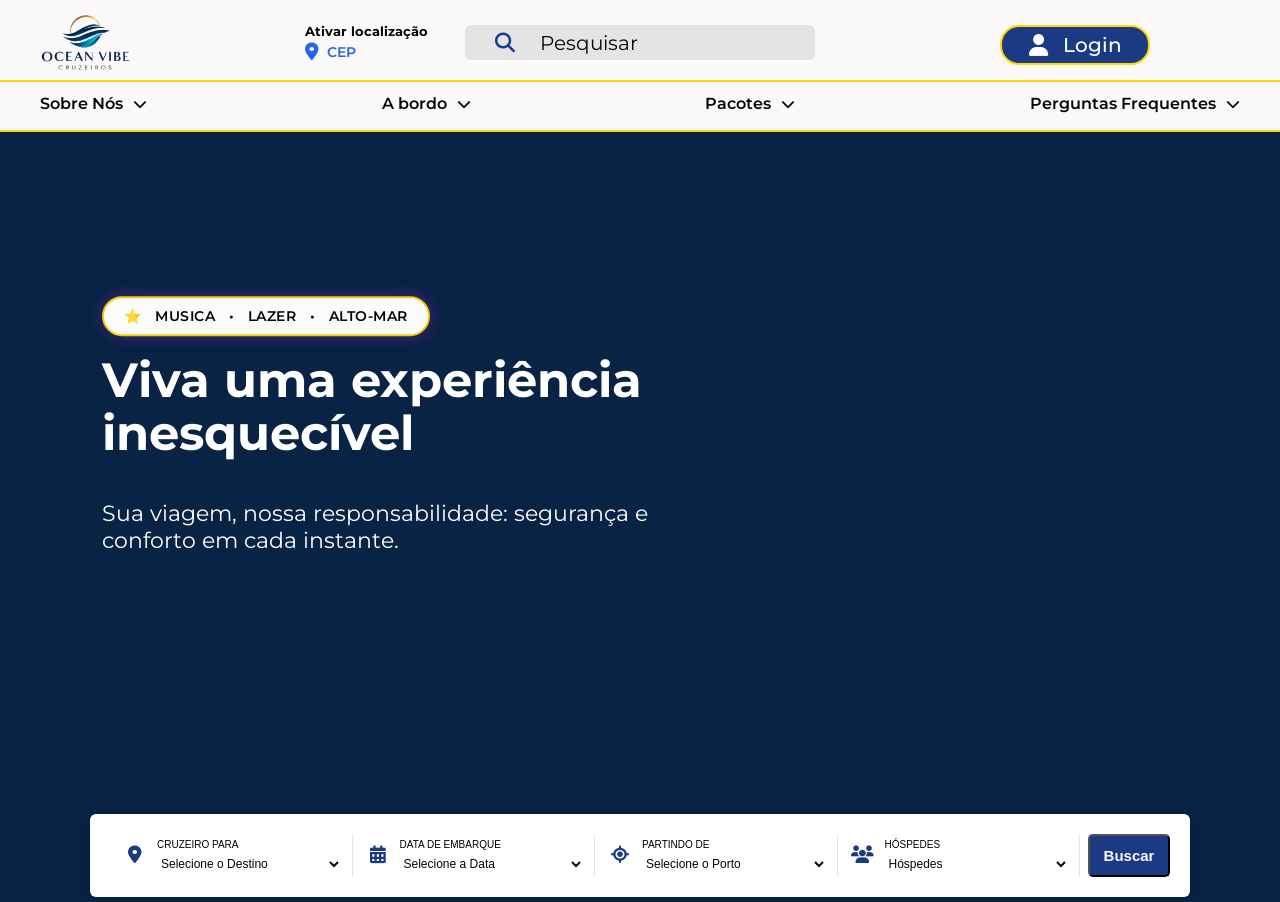
<file: index.html>
<!DOCTYPE html>
<html lang="pt-BR">

<head>

    <meta charset="UTF-8">
    <meta name="viewport" content="width=device-width, initial-scale=1.0">

    <title>Meu Site</title>

    <!-- CSS principal do site -->
    <link rel="stylesheet" href="index.css">


    <!-- ==============================
         FONTES
    =============================== -->

    <link rel="preconnect" href="https://fonts.googleapis.com">
    <link rel="preconnect" href="https://fonts.gstatic.com" crossorigin>

    <link
        href="https://fonts.googleapis.com/css2?family=Montserrat:wght@400;500;600;700&display=swap"
        rel="stylesheet"
    >


    <!-- ==============================
         ÍCONES - FONT AWESOME
    =============================== -->

    <link
        rel="stylesheet"
        href="https://cdnjs.cloudflare.com/ajax/libs/font-awesome/6.5.2/css/all.min.css"
    >

</head>


<body>

    
    <!-- =====================================================
         CABEÇALHO DO SITE
    ====================================================== -->

    <header class="cabecalho">


        <!-- =================================================
             PRIMEIRA LINHA DO CABEÇALHO
        ================================================== -->

        <div class="cabecalho-superior">


            <!-- LOGO -->
            <div class="logo-site">

                <img
                    src="img/lllogo.png"
                    alt="Logo do site"
                >

            </div>


            <!-- LOCALIZAÇÃO / CEP -->

            <div class="localizacao-site">

                <strong>
                    Ativar localização
                </strong>

                <div class="cep-localizacao">

                    <i class="fa-solid fa-location-dot"></i>

                    <span>
                        CEP
                    </span>

                </div>

            </div>


            <!-- CAMPO DE PESQUISA DO SITE -->
            <div class="pesquisa-site">

                <i class="fa-solid fa-magnifying-glass"></i>

                <input
                    type="text"
                    placeholder="Pesquisar"
                >

            </div>


            <!-- BOTÃO DE LOGIN -->
            <button class="botao-login">

                <i class="fa-solid fa-user"></i>

                <span>Login</span>

            </button>

        </div>



        <!-- =================================================
             SEGUNDA LINHA / MENU PRINCIPAL
        ================================================== -->

        <nav class="menu-principal">


            <!-- PACOTES -->
            <a href="sobrenos.html">

                Sobre Nós

                <i class="fa-solid fa-chevron-down"></i>

            </a>

<!-- navio -->
            <a href="abordo.html">

                A bordo

                <i class="fa-solid fa-chevron-down"></i>

            </a>
            <!-- PACOTES -->
            <!-- PACOTES -->

<a href="pacotes.html">

    Pacotes

    <i class="fa-solid fa-chevron-down"></i>

</a>


            


            <!-- perguntas -->
            <a href="#">

                Perguntas Frequentes

                <i class="fa-solid fa-chevron-down"></i>

            </a>

        </nav>

    </header>




    <!-- =====================================================
         BANNER PRINCIPAL COM VÍDEO
    ====================================================== -->

    <section class="banner-principal">


        <!-- VÍDEO DE FUNDO -->
        <video
            class="video-banner"
            autoplay
            muted
            loop
            playsinline
        >

            <source
                src="img/cruzeiro2.mp4"
                type="video/mp4"
            >

    </video>



        <!-- =================================================
     TEXTOS SOBRE O VÍDEO
================================================== -->

<div class="conteudo-banner">

    <div class="badge-show">
       ⭐  &nbsp; MUSICA &nbsp; • &nbsp; LAZER &nbsp; • &nbsp; ALTO-MAR
    </div>

    <h1>
        Viva uma experiência inesquecível
    </h1>

    <p>
        Sua viagem, nossa responsabilidade: segurança e conforto em cada instante.
    </p>

   

</div>




        <!-- =================================================
             BARRA DE PESQUISA DE CRUZEIROS
        ================================================== -->

        <div class="barra-busca-cruzeiro">


            <!-- =============================================
                 CAMPO: DESTINO DO CRUZEIRO
            ============================================== -->

            <div class="campo-busca campo-destino">

                <div class="icone-campo">

                    <i class="fa-solid fa-location-dot"></i>

                </div>

                <div class="informacoes-campo">

                    <label>
                        CRUZEIRO PARA
                    </label>

                    <select>

                        <option>
                            Selecione o Destino
                        </option>

                        <option>
                            Argentina
                        </option>

                        <option>
                            Rio de Janeiro
                        </option>

                        <option>
                            Salvador
                        </option>

                        <option>
                            Uruguai
                        </option>

                    </select>

                </div>

            </div>




            <!-- =============================================
                 CAMPO: DATA DE EMBARQUE
            ============================================== -->

            <div class="campo-busca campo-data-embarque">

                <div class="icone-campo">

                    <i class="fa-solid fa-calendar-days"></i>

                </div>

                <div class="informacoes-campo">

                    <label>
                        DATA DE EMBARQUE
                    </label>

                    <select>

                        <option>
                            Selecione a Data
                        </option>

                        <option>
                            Dezembro 2026
                        </option>

                        <option>
                            Janeiro 2027
                        </option>

                        <option>
                            Fevereiro 2027
                        </option>

                    </select>

                </div>

            </div>




            <!-- =============================================
                 CAMPO: PORTO DE EMBARQUE
            ============================================== -->

            <div class="campo-busca campo-porto-embarque">

                <div class="icone-campo">

                    <i class="fa-solid fa-location-crosshairs"></i>

                </div>

                <div class="informacoes-campo">

                    <label>
                        PARTINDO DE
                    </label>

                    <select>

                        <option>
                            Selecione o Porto
                        </option>

                        <option>
                            Santos
                        </option>

                        <option>
                            Rio de Janeiro
                        </option>

                        <option>
                            Salvador
                        </option>

                    </select>

                </div>

            </div>


            <!-- =============================================
                 CAMPO: QUANTIDADE DE HÓSPEDES
            ============================================== -->

            <div class="campo-busca campo-hospedes">

                <div class="icone-campo">

                    <i class="fa-solid fa-users"></i>

                </div>

                <div class="informacoes-campo">

                    <label>
                        HÓSPEDES
                    </label>

                    <select>

                        <option>
                            Hóspedes
                        </option>

                        <option>
                            1 hóspede
                        </option>

                        <option>
                            2 hóspedes
                        </option>

                        <option>
                            3 hóspedes
                        </option>

                        <option>
                            4 hóspedes
                        </option>

                    </select>

                </div>

            </div>




            <!-- =============================================
                 BOTÃO DE BUSCA
            ============================================== -->

<button
    class="botao-buscar"
    type="button"
    onclick="window.location.href='buscar.html'"
>
    Buscar
</button>


        </div>

    </section>


</body>

</html>
</file>
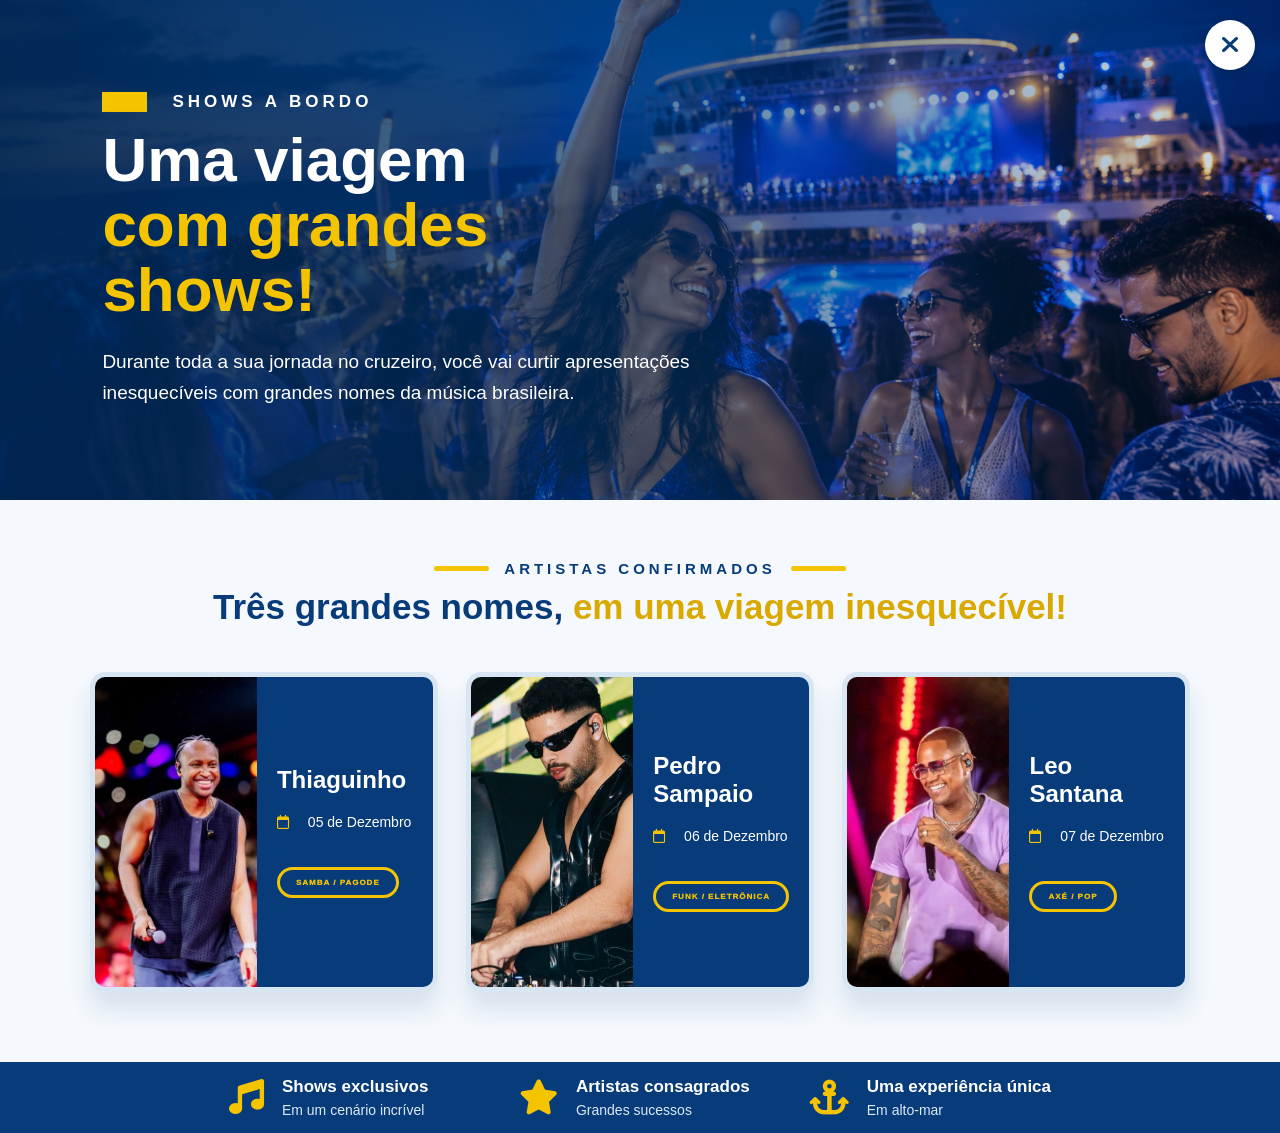
<file: atracoes.html>
<!DOCTYPE html>
<html lang="pt-BR">

<head>

    <meta charset="UTF-8">

    <meta
        name="viewport"
        content="width=device-width, initial-scale=1.0"
    >

    <title>Shows a Bordo</title>


    <!-- =====================================================
         CSS DA PÁGINA
    ====================================================== -->

    <link rel="stylesheet" href="atracoes.css">


    <!-- =====================================================
         FONT AWESOME
    ====================================================== -->

    <link
        rel="stylesheet"
        href="https://cdnjs.cloudflare.com/ajax/libs/font-awesome/6.5.2/css/all.min.css"
    >

</head>


<body>


    <!-- =====================================================
         BOTÃO X
         
         Ao clicar, volta para buscar.html
    ====================================================== -->

    <a
        href="buscar.html"
        class="botao-fechar"
        title="Voltar"
    >

        <i class="fa-solid fa-xmark"></i>

    </a>



    <!-- =====================================================
         PARTE PRINCIPAL / BANNER
    ====================================================== -->

    <section class="banner-shows">


        <!--

            COLOQUE A IMAGEM PRINCIPAL AQUI:

            img/festa-cruzeiro.jpg

        -->

        <img
            src="img/cru1.png"
            alt="Festa no cruzeiro"
            class="imagem-banner"
        >


        <!-- camada escura sobre a imagem -->

        <div class="filtro-banner"></div>


        <!-- textos do banner -->

        <div class="texto-banner">

            <span class="titulo-pequeno">
                SHOWS A BORDO
            </span>


            <h1>

                Uma viagem

                <strong>
                    com grandes shows!
                </strong>

            </h1>


            <p>

                Durante toda a sua jornada no cruzeiro,
                você vai curtir apresentações inesquecíveis
                com grandes nomes da música brasileira.

            </p>

        </div>


    </section>



    <!-- =====================================================
         SEÇÃO DOS ARTISTAS
    ====================================================== -->

    <section class="secao-artistas">


        <!-- título -->

        <div class="titulo-secao">

            <span></span>

            <p>
                ARTISTAS CONFIRMADOS
            </p>

            <span></span>

        </div>


        <h2>

            Três grandes nomes,

            <strong>
                em uma viagem inesquecível!
            </strong>

        </h2>



        <!-- =================================================
             CARDS DOS ARTISTAS
        ================================================== -->

        <div class="lista-artistas">



            <!-- =============================================
                 ARTISTA 1
            ============================================== -->

            <div class="card-artista">


                <!--

                    IMAGEM DO ARTISTA

                    COLOQUE AQUI:

                    img/thiaguinho.jpg

                -->

                <div class="imagem-artista">

                    <img
                        src="img/tiaguinho.jfif"
                        alt="Thiaguinho"
                    >

                </div>


                <div class="informacoes-artista">

                    


                    <h3>
                        Thiaguinho
                    </h3>


                    <p>

                        <i class="fa-regular fa-calendar"></i>

                        05 de Dezembro

                    </p>


                 <span class="estilo-musical">
    SAMBA / PAGODE
</span>


                </div>

            </div>



            <!-- =============================================
                 ARTISTA 2
            ============================================== -->

            <div class="card-artista">


                <!--

                    IMAGEM DO ARTISTA

                    COLOQUE AQUI:

                    img/pedro-sampaio.jpg

                -->

                <div class="imagem-artista">

                    <img
                        src="img/pedro.jfif"
                        alt="Pedro Sampaio"
                    >

                </div>


                <div class="informacoes-artista">

                 


                    <h3>
                        Pedro Sampaio
                    </h3>


                    <p>

                        <i class="fa-regular fa-calendar"></i>

                        06 de Dezembro

                    </p>


                    <span class="estilo-musical">
    FUNK / ELETRÔNICA
</span>


                </div>

            </div>



            <!-- =============================================
                 ARTISTA 3
            ============================================== -->

            <div class="card-artista">


                <!--

                    IMAGEM DO ARTISTA

                    COLOQUE AQUI:

                    img/leo-santana.jpg

                -->

                <div class="imagem-artista">

                    <img
                        src="img/leo santana.jpg"
                        alt="Leo Santana"
                    >

                </div>


                <div class="informacoes-artista">

                 


                    <h3>
                        Leo Santana
                    </h3>


                    <p>

                        <i class="fa-regular fa-calendar"></i>

                        07 de Dezembro

                    </p>


                    <span class="estilo-musical">
    AXÉ / POP
</span>

                </div>

            </div>


        </div>


    </section>



    <!-- =====================================================
         PARTE FINAL
    ====================================================== -->

    <section class="rodape-shows">


        <div class="item-rodape">

            <i class="fa-solid fa-music"></i>

            <div>

                <strong>
                    Shows exclusivos
                </strong>

                <p>
                    Em um cenário incrível
                </p>

            </div>

        </div>



        <div class="item-rodape">

            <i class="fa-solid fa-star"></i>

            <div>

                <strong>
                    Artistas consagrados
                </strong>

                <p>
                    Grandes sucessos
                </p>

            </div>

        </div>



        <div class="item-rodape">

            <i class="fa-solid fa-anchor"></i>

            <div>

                <strong>
                    Uma experiência única
                </strong>

                <p>
                    Em alto-mar
                </p>

            </div>

        </div>


    </section>


</body>

</html>
</file>
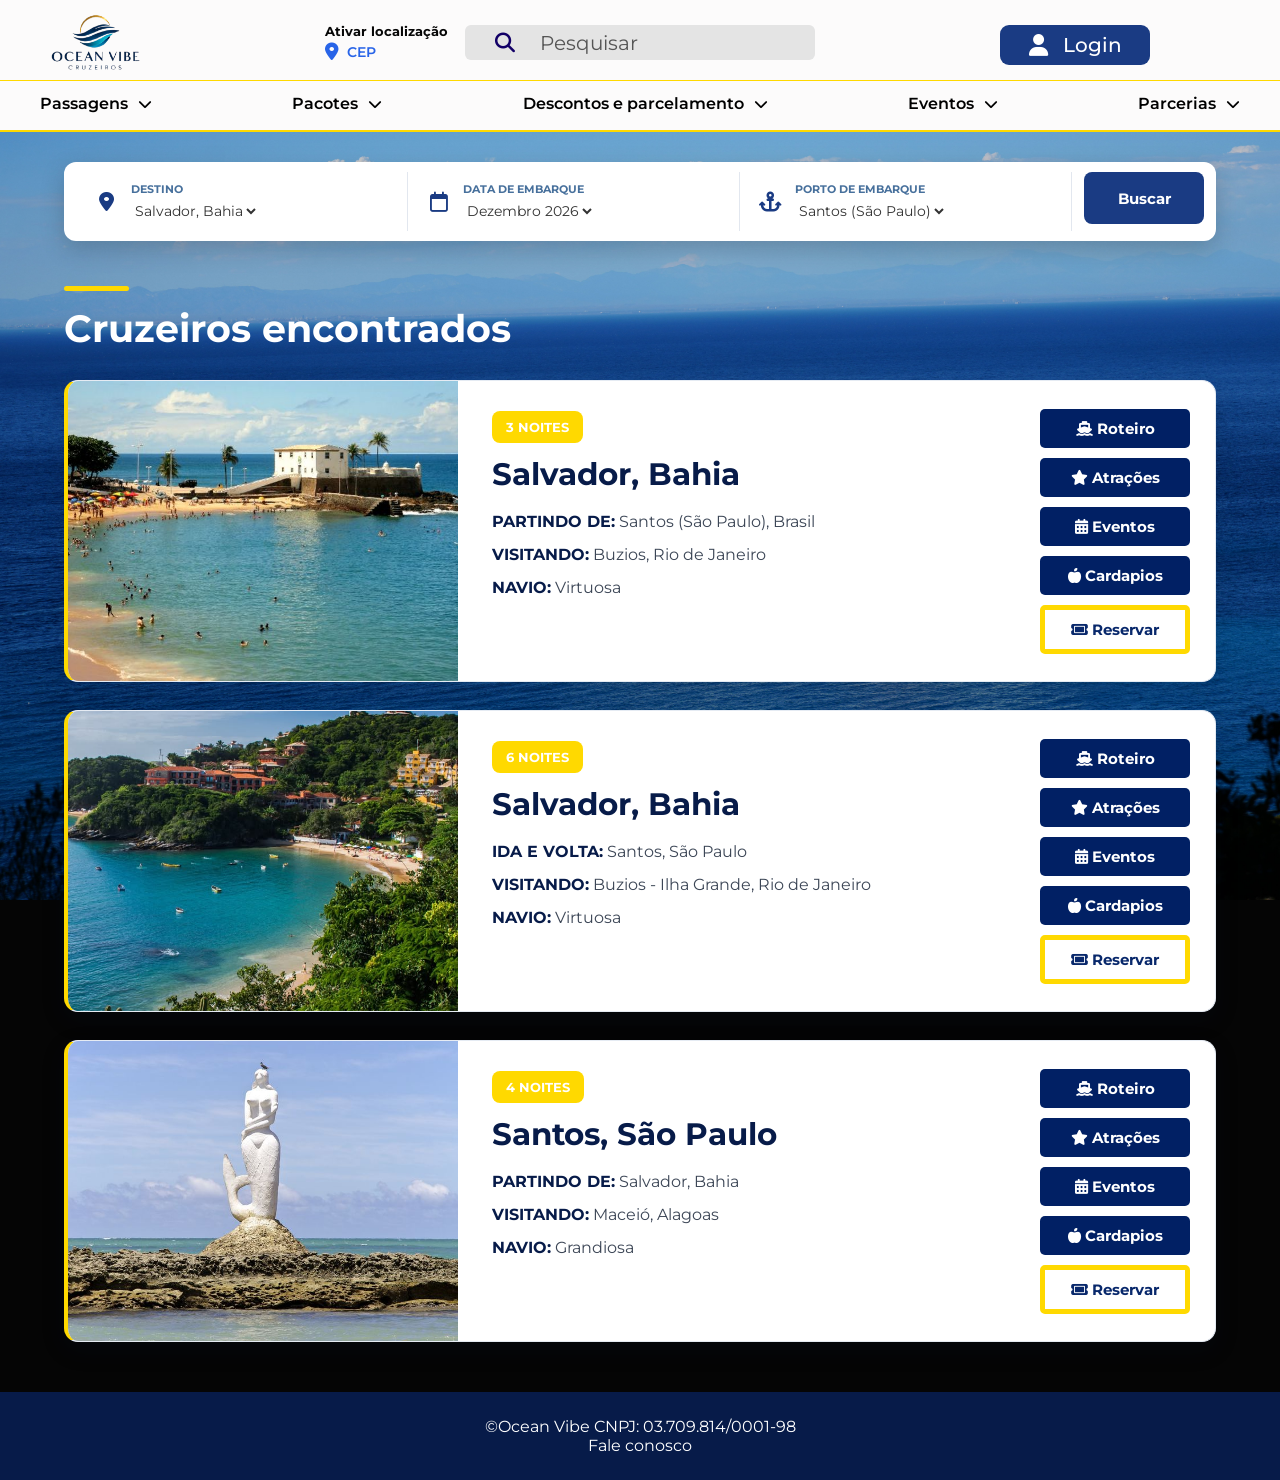
<file: buscar.html>
<!DOCTYPE html>
<html lang="pt-BR">

<head>

    <meta charset="UTF-8">
    <meta name="viewport" content="width=device-width, initial-scale=1.0">

    <title>Buscar Cruzeiros</title>


    <!-- ==============================
         CSS DA PÁGINA
    =============================== -->

    <link rel="stylesheet" href="buscar.css">


    <!-- ==============================
         FONTES
    =============================== -->

    <link rel="preconnect" href="https://fonts.googleapis.com">
    <link rel="preconnect" href="https://fonts.gstatic.com" crossorigin>

    <link
        href="https://fonts.googleapis.com/css2?family=Montserrat:wght@400;500;600;700&display=swap"
        rel="stylesheet"
    >


    <!-- ==============================
         ÍCONES - FONT AWESOME
    =============================== -->

    <link
        rel="stylesheet"
        href="https://cdnjs.cloudflare.com/ajax/libs/font-awesome/6.5.2/css/all.min.css"
    >

</head>


<body>
    

    <!-- =====================================================
         CABEÇALHO DO SITE
    ====================================================== -->

    <header class="cabecalho">


        <!-- =================================================
             PRIMEIRA LINHA DO CABEÇALHO
        ================================================== -->

        <div class="cabecalho-superior">


            <!-- LOGO -->

            <div class="logo-site">


    <a href="index.html">


        <img
            src="img/lllogo.png"
            alt="Logo do site"
        >


    </a>


</div>


            <!-- LOCALIZAÇÃO / CEP -->

            <div class="localizacao-site">

                <strong>
                    Ativar localização
                </strong>

                <div class="cep-localizacao">

                    <i class="fa-solid fa-location-dot"></i>

                    <span>
                        CEP
                    </span>

                </div>

            </div>


            <!-- CAMPO DE PESQUISA DO SITE -->

            <div class="pesquisa-site">

                <i class="fa-solid fa-magnifying-glass"></i>

                <input
                    type="text"
                    placeholder="Pesquisar"
                >

            </div>


            <!-- BOTÃO DE LOGIN -->

            <button class="botao-login">

                <i class="fa-solid fa-user"></i>

                <span>
                    Login
                </span>

            </button>


        </div>



        <!-- =================================================
             SEGUNDA LINHA / MENU PRINCIPAL
        ================================================== -->

        <nav class="menu-principal">


            <!-- PASSAGENS -->

            <a href="#">

                Passagens

                <i class="fa-solid fa-chevron-down"></i>

            </a>


            <!-- PACOTES -->

            <a href="#">

                Pacotes

                <i class="fa-solid fa-chevron-down"></i>

            </a>


            <!-- DESCONTOS -->

            <a href="#">

                Descontos e parcelamento

                <i class="fa-solid fa-chevron-down"></i>

            </a>


            <!-- EVENTOS -->

            <a href="#">

                Eventos

                <i class="fa-solid fa-chevron-down"></i>

            </a>


            <!-- PARCERIAS -->

            <a href="#">

                Parcerias

                <i class="fa-solid fa-chevron-down"></i>

            </a>


        </nav>


    </header>



    <!-- =====================================================
         ÁREA DE BUSCA DE CRUZEIROS

         Esta é a parte que pertence ao buscar.html.

         Aqui o usuário escolhe:

         - Destino
         - Data de embarque
         - Porto de embarque
         - Buscar
    ====================================================== -->

    <section class="barra-busca-cruzeiro">


        <!-- =================================================
             DESTINO
        ================================================== -->

        <div class="campo-busca">


            <!-- ÍCONE DO DESTINO -->

            <div class="icone-campo">

                <i class="fa-solid fa-location-dot"></i>

            </div>


            <!-- INFORMAÇÃO DO DESTINO -->

            <div class="informacoes-campo">

                <label>
                    DESTINO
                </label>


                <select>

                    <option>
                        Salvador, Bahia
                    </option>

                    <option>
                        Argentina
                    </option>

                    <option>
                        Rio de Janeiro
                    </option>

                    <option>
                        Uruguai
                    </option>

                </select>

            </div>


        </div>



        <!-- =================================================
             DATA DE EMBARQUE
        ================================================== -->

        <div class="campo-busca">


            <!-- ÍCONE DA DATA -->

            <div class="icone-campo">

                <i class="fa-regular fa-calendar"></i>

            </div>


            <!-- INFORMAÇÃO DA DATA -->

            <div class="informacoes-campo">

                <label>
                    DATA DE EMBARQUE
                </label>


                <select>

                    <option>
                        Dezembro 2026
                    </option>

                    <option>
                        Janeiro 2027
                    </option>

                    <option>
                        Fevereiro 2027
                    </option>

                    

                </select>

            </div>


        </div>



        <!-- =================================================
             PORTO DE EMBARQUE
        ================================================== -->

        <div class="campo-busca">


            <!-- ÍCONE DO PORTO -->

            <div class="icone-campo">

                <i class="fa-solid fa-anchor"></i>

            </div>


            <!-- INFORMAÇÃO DO PORTO -->

            <div class="informacoes-campo">

                <label>
                    PORTO DE EMBARQUE
                </label>


                <select>

                    <option>
                        Santos (São Paulo)
                    </option>

                    <option>
                        Rio de Janeiro
                    </option>

                    <option>
                        Salvador
                    </option>

                </select>

            </div>


        </div>



        <!-- =================================================
             BOTÃO BUSCAR
        ================================================== -->

        <button class="botao-buscar-cruzeiro">

            Buscar

        </button>


    </section>



    <!-- =====================================================
         RESULTADOS DA BUSCA
    ====================================================== -->

    <main class="resultados">


        <!-- TÍTULO DOS RESULTADOS -->

        <h1>
            Cruzeiros encontrados
        </h1>



       <!-- =================================================
     PRIMEIRO CRUZEIRO
================================================== -->

<div class="cruzeiro">

    <!-- IMAGEM -->

    <div class="imagem-cruzeiro">

        <img
            src="img/cruzeiro1.jfif"
            alt="Cruzeiro"
        >

    </div>


    <!-- INFORMAÇÕES -->

    <div class="informacoes-cruzeiro">

        <span class="noites">
            3 NOITES
        </span>


        <h2>
            Salvador, Bahia
        </h2>


        <p>
            <strong>PARTINDO DE:</strong>
            Santos (São Paulo), Brasil
        </p>


        <p>
            <strong>VISITANDO:</strong>
            Buzios, Rio de Janeiro 
        </p>


        <p>
            <strong>NAVIO:</strong>
            Virtuosa
        </p>

    </div>


    <!-- BOTÕES À DIREITA -->

    <div class="acoes-cruzeiro">

        <button
            class="botao-roteiro"
            type="button"
            onclick="window.location.href='roteiro.html'"
        >
            <i class="fa-solid fa-ship"></i>
            Roteiro
        </button>

        <button
            class="botao-roteiro"
            type="button"
            onclick="window.location.href='atracoes.html'"
        >
            <i class="fa-solid fa-star"></i>
            Atrações
        </button>

        <button
            class="botao-roteiro"
            type="button"
            onclick="window.location.href='eventos.html'"
        >
            <i class="fa-solid fa-calendar-days"></i>
            Eventos
        </button>

         <button
            class="botao-roteiro"
            type="button"
            onclick="window.location.href='cardapio.html'"
        >
            <i class="fa-solid fa-apple-whole"></i>
            Cardapios
        </button>

        <button
            class="botao-roteiro botao-reservar"
            type="button"
            onclick="window.location.href='reserva.html'"
        >
            <i class="fa-solid fa-ticket"></i>
            Reservar
        </button>

    </div>

</div>



<!-- =================================================
     SEGUNDO CRUZEIRO
================================================== -->

<div class="cruzeiro">

    <!-- IMAGEM -->

    <div class="imagem-cruzeiro">

        <img
            src="img/cruzeiro2.jfif"
            alt="Cruzeiro"
        >

    </div>


    <!-- INFORMAÇÕES -->

    <div class="informacoes-cruzeiro">

        <span class="noites">
            6 NOITES
        </span>


        <h2>
            Salvador, Bahia
        </h2>


        <p>
            <strong>IDA E VOLTA:</strong>
            Santos, São Paulo
        </p>


        <p>
            <strong>VISITANDO:</strong>
           Buzios - Ilha Grande, Rio de Janeiro
        </p>


        <p>
            <strong>NAVIO:</strong>
            Virtuosa
        </p>

    </div>


    <!-- BOTÕES À DIREITA -->

    <div class="acoes-cruzeiro">

        <button
            class="botao-roteiro"
            type="button"
            onclick="window.location.href='roteiro.html'"
        >
            <i class="fa-solid fa-ship"></i>
            Roteiro
        </button>

        <button
            class="botao-roteiro"
            type="button"
            onclick="window.location.href='atracoes.html'"
        >
            <i class="fa-solid fa-star"></i>
            Atrações
        </button>

        <button
            class="botao-roteiro"
            type="button"
            onclick="window.location.href='eventos.html'"
        >
            <i class="fa-solid fa-calendar-days"></i>
            Eventos
        </button>

         <button
            class="botao-roteiro"
            type="button"
            onclick="window.location.href='cardapio.html'"
        >
            <i class="fa-solid fa-apple-whole"></i>
            Cardapios
        </button>

        <button
            class="botao-roteiro botao-reservar"
            type="button"
            onclick="window.location.href='reserva.html'"
        >
            <i class="fa-solid fa-ticket"></i>
            Reservar
        </button>

    </div>

</div>



<!-- =================================================
     TERCEIRO CRUZEIRO
================================================== -->

<div class="cruzeiro">

    <!-- IMAGEM -->

    <div class="imagem-cruzeiro">

        <img
            src="img/cruzeiro3.jfif"
            alt="Cruzeiro"
        >

    </div>


    <!-- INFORMAÇÕES -->

    <div class="informacoes-cruzeiro">

        <span class="noites">
            4 NOITES
        </span>


        <h2>
            Santos, São Paulo
        </h2>


        <p>
            <strong>PARTINDO DE:</strong>
            Salvador, Bahia
        </p>


        <p>
            <strong>VISITANDO:</strong>
            Maceió, Alagoas
        </p>


        <p>
            <strong>NAVIO:</strong>
            Grandiosa
        </p>

    </div>


    <!-- BOTÕES À DIREITA -->

    <div class="acoes-cruzeiro">

        <button
            class="botao-roteiro"
            type="button"
            onclick="window.location.href='roteiro.html'"
        >
            <i class="fa-solid fa-ship"></i>
            Roteiro
        </button>

        <button
            class="botao-roteiro"
            type="button"
            onclick="window.location.href='atracoes.html'"
        >
            <i class="fa-solid fa-star"></i>
            Atrações
        </button>

        <button
            class="botao-roteiro"
            type="button"
            onclick="window.location.href='eventos.html'"
        >
            <i class="fa-solid fa-calendar-days"></i>
            Eventos
        </button>

         <button
            class="botao-roteiro"
            type="button"
            onclick="window.location.href='cardapio.html'"
        >
            <i class="fa-solid fa-apple-whole"></i>
            Cardapios
        </button>

        <button
            class="botao-roteiro botao-reservar"
            type="button"
            onclick="window.location.href='reserva.html'"
        >
            <i class="fa-solid fa-ticket"></i>
            Reservar
        </button>

    </div>

</div>



    </main>



    <!-- =====================================================
         RODAPÉ
    ====================================================== -->

    <footer>

        <p>
            ©Ocean Vibe
            CNPJ: 03.709.814/0001-98
        </p>
        <p>
            Fale conosco
        </p>

    </footer>


</body>

</html>
</file>
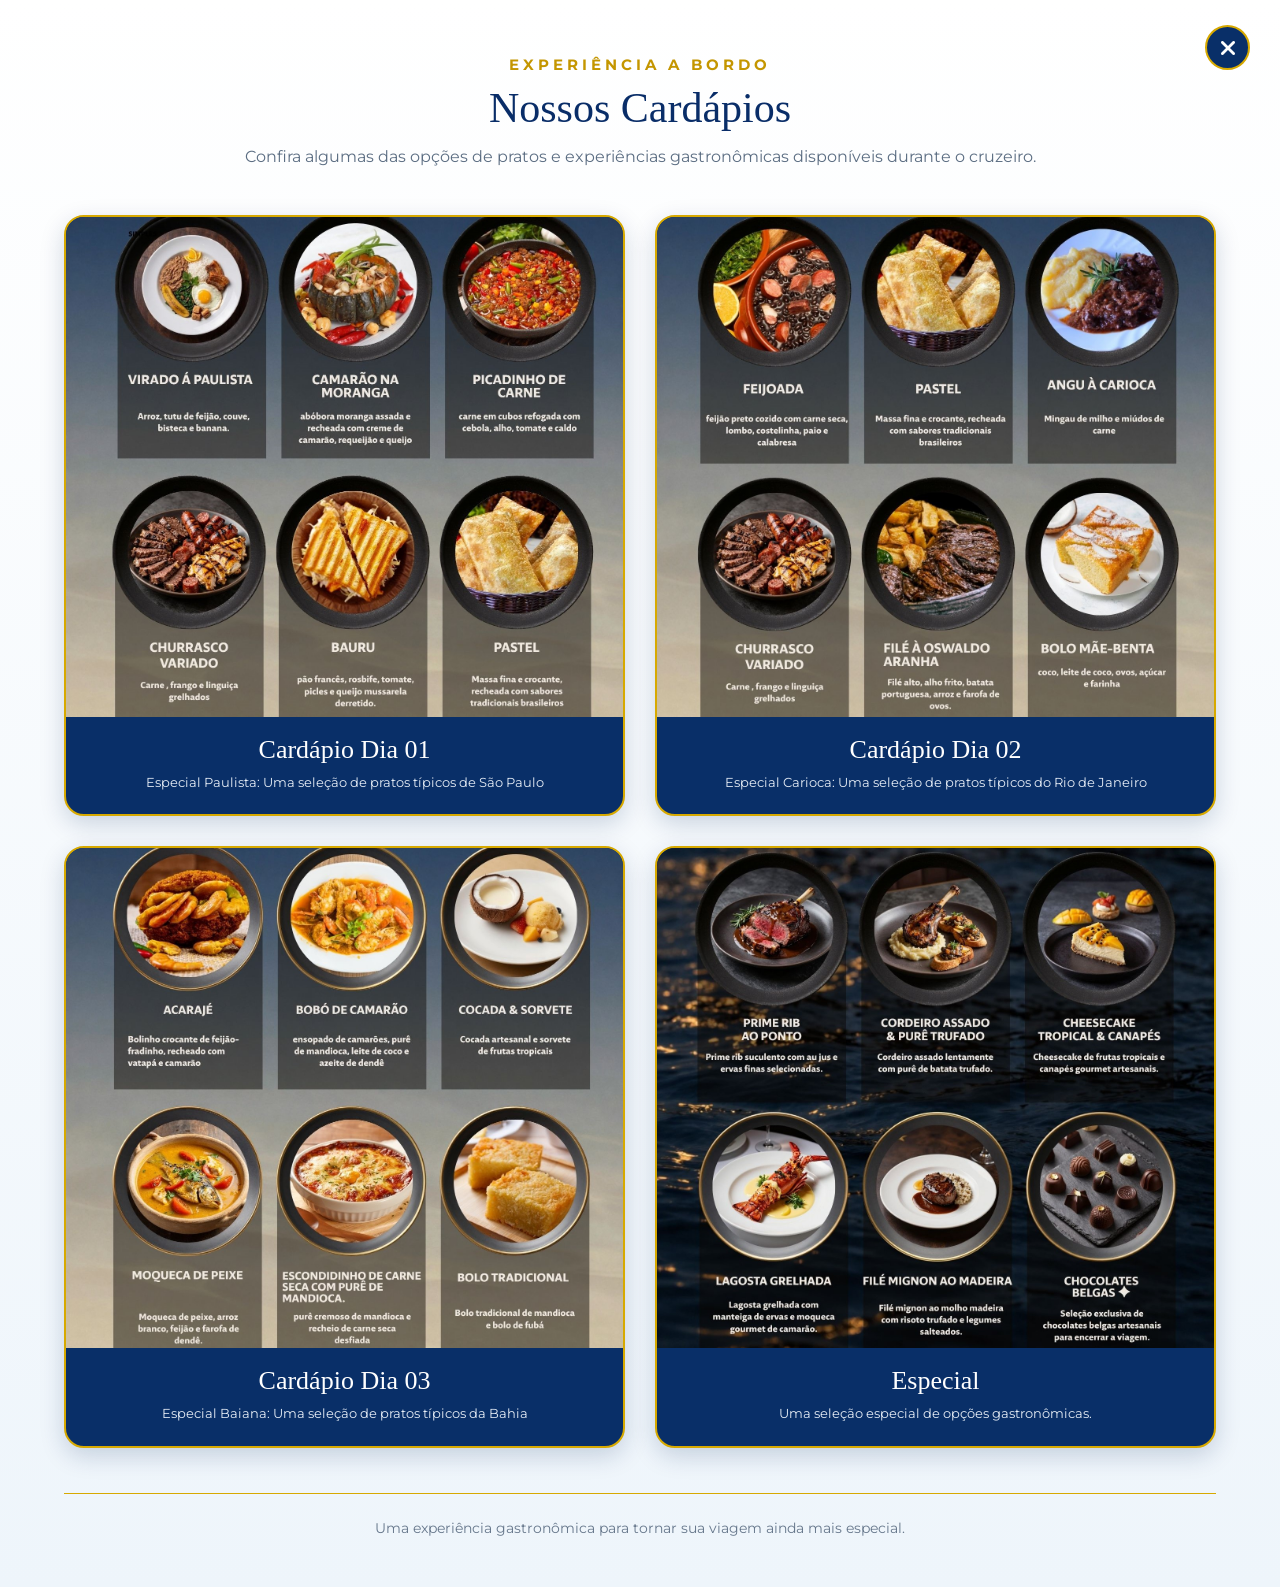
<file: cardapio.html>
<!DOCTYPE html>
<html lang="pt-BR">

<head>
    <meta charset="UTF-8">
    <meta name="viewport" content="width=device-width, initial-scale=1.0">

    <title>Cardápios - Ocean Vibe</title>

    <!-- CSS do cardápio -->
    <link rel="stylesheet" href="cardapio.css">

    <!-- Fonte Montserrat -->
    <link rel="preconnect" href="https://fonts.googleapis.com">
    <link rel="preconnect" href="https://fonts.gstatic.com" crossorigin>

    <link
        href="https://fonts.googleapis.com/css2?family=Montserrat:wght@400;500;600;700&display=swap"
        rel="stylesheet"
    >

    <!-- Ícones -->
    <link
        rel="stylesheet"
        href="https://cdnjs.cloudflare.com/ajax/libs/font-awesome/6.5.2/css/all.min.css"
    >
</head>

<body>

    <!-- =====================================================
         BOTÃO X PARA VOLTAR
    ====================================================== -->

    <a href="buscar.html" class="botao-voltar" title="Voltar para Buscar">
        <i class="fa-solid fa-xmark"></i>
    </a>


    <!-- =====================================================
         PÁGINA DE CARDÁPIOS
    ====================================================== -->

    <main class="pagina-cardapio">

        <!-- TÍTULO -->

        <section class="titulo-cardapio">

            <p class="subtitulo-cardapio">
                EXPERIÊNCIA A BORDO
            </p>

            <h1>
                Nossos Cardápios
            </h1>

            <p>
                Confira algumas das opções de pratos e experiências gastronômicas
                disponíveis durante o cruzeiro.
            </p>

        </section>


        <!-- =================================================
             CARDS DOS CARDÁPIOS
        ================================================== -->

        <section class="lista-cardapios">


            <!-- CARDÁPIO 1 -->

            <div class="card-cardapio">

                <div class="imagem-cardapio">

                    <!-- TROQUE A IMAGEM AQUI -->
                    <img
                        src="img/1.jpg"
                        alt="Cardápio do cruzeiro 1"
                    >

                </div>

                <div class="informacoes-cardapio">

                    <h2>
                        Cardápio Dia 01
                    </h2>

                    <p>
                        Especial Paulista: Uma seleção de pratos típicos de São Paulo
                    </p>

                </div>

            </div>


            <!-- CARDÁPIO 2 -->

            <div class="card-cardapio">

                <div class="imagem-cardapio">

                    <!-- TROQUE A IMAGEM AQUI -->
                    <img
                        src="img/2.jpg"
                        alt="Cardápio do cruzeiro 2"
                    >

                </div>

                <div class="informacoes-cardapio">

                    <h2>
                        Cardápio Dia 02
                    </h2>

                    <p>
                        Especial Carioca: Uma seleção de pratos típicos do Rio de Janeiro
                    </p>

                </div>

            </div>


            <!-- CARDÁPIO 3 -->

            <div class="card-cardapio">

                <div class="imagem-cardapio">

                    <!-- TROQUE A IMAGEM AQUI -->
                    <img
                        src="img/3.jpg"
                        alt="Cardápio do cruzeiro 3"
                    >

                </div>

                <div class="informacoes-cardapio">

                    <h2>
                        Cardápio Dia 03
                    </h2>

                    <p>
                        Especial Baiana: Uma seleção de pratos típicos da Bahia
                    </p>

                </div>

            </div>


            <!-- CARDÁPIO 4 -->

            <div class="card-cardapio">

                <div class="imagem-cardapio">

                    <!-- TROQUE A IMAGEM AQUI -->
                    <img
                        src="img/4.jpg"
                        alt="Cardápio do cruzeiro 4"
                    >

                </div>

                <div class="informacoes-cardapio">

                    <h2>
                        Especial
                    </h2>

                    <p>
                        Uma seleção especial de opções gastronômicas.
                    </p>

                </div>

            </div>

        </section>


        <!-- =================================================
             TEXTO FINAL
        ================================================== -->

        <section class="texto-final-cardapio">

            <p>
                Uma experiência gastronômica para tornar sua viagem ainda mais especial.
            </p>

        </section>

    </main>

</body>

</html>
</file>
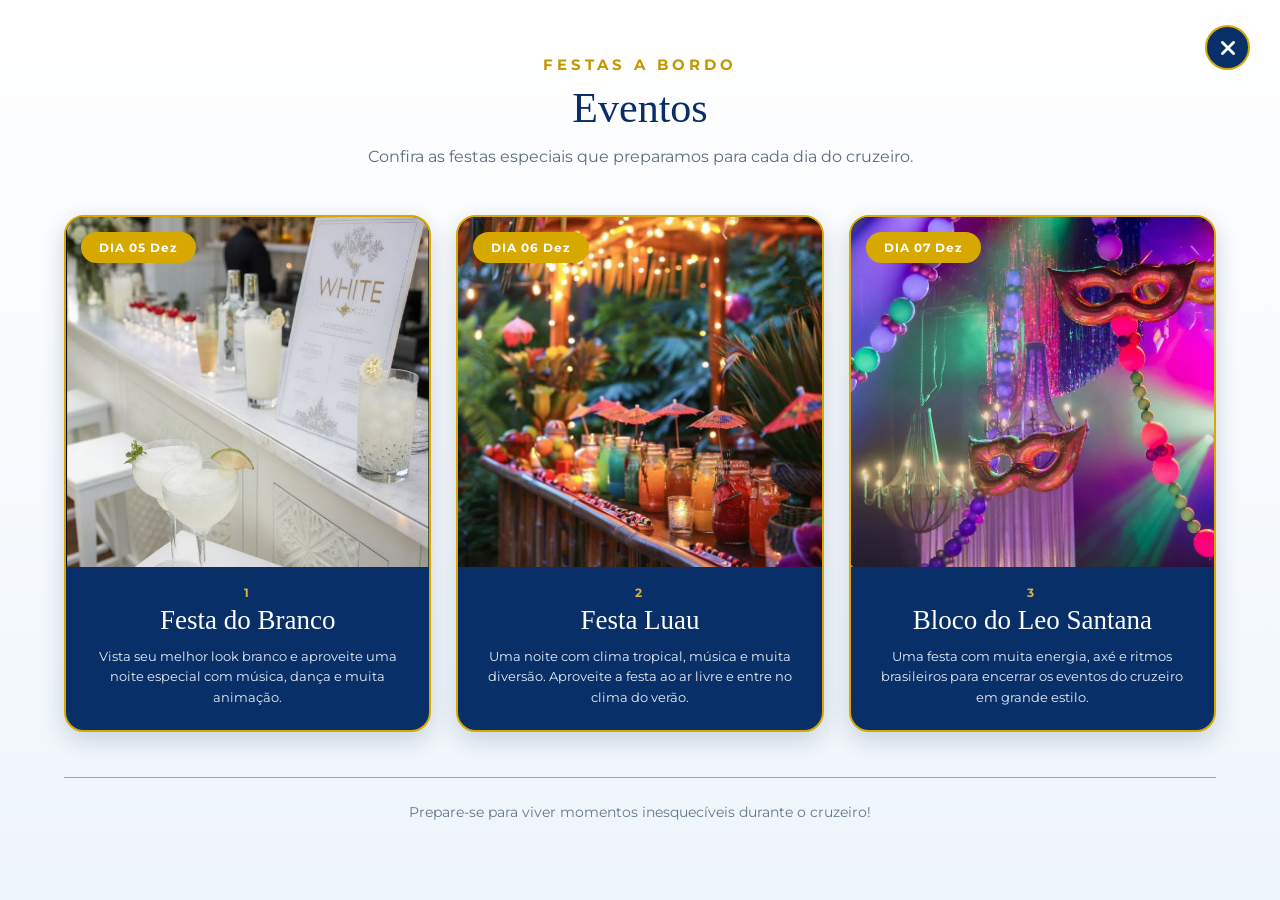
<file: eventos.html>
<!DOCTYPE html>
<html lang="pt-BR">

<head>
    <meta charset="UTF-8">
    <meta name="viewport" content="width=device-width, initial-scale=1.0">

    <title>Eventos - Ocean Vibe</title>

    <!-- CSS da página -->
    <link rel="stylesheet" href="eventos.css">

    <!-- Fonte Montserrat -->
    <link rel="preconnect" href="https://fonts.googleapis.com">
    <link rel="preconnect" href="https://fonts.gstatic.com" crossorigin>

    <link
        href="https://fonts.googleapis.com/css2?family=Montserrat:wght@400;500;600;700&display=swap"
        rel="stylesheet"
    >

    <!-- Ícones -->
    <link
        rel="stylesheet"
        href="https://cdnjs.cloudflare.com/ajax/libs/font-awesome/6.5.2/css/all.min.css"
    >
</head>

<body>

    <!-- =====================================================
         BOTÃO X
    ====================================================== -->

    <a href="buscar.html" class="botao-voltar" title="Voltar para Buscar">
        <i class="fa-solid fa-xmark"></i>
    </a>


    <!-- =====================================================
         PÁGINA DE EVENTOS
    ====================================================== -->

    <main class="pagina-eventos">


        <!-- =================================================
             TÍTULO
        ================================================== -->

        <section class="titulo-eventos">

            <p class="subtitulo-eventos">
                FESTAS A BORDO
            </p>

            <h1>
                Eventos
            </h1>

            <p>
                Confira as festas especiais que preparamos para cada dia do cruzeiro.
            </p>

        </section>


        <!-- =================================================
             LISTA DE EVENTOS
        ================================================== -->

        <section class="lista-eventos">


            <!-- =================================================
                 DIA 5 - FESTA LUAU
            ================================================== -->

            <article class="card-evento">

                <div class="imagem-evento">

                    <!-- COLOQUE A FOTO DO LUAU AQUI -->
                    <img
                        src="img/f1.JPG"
                        alt="Festa Luau"
                    >

                    <span class="dia-evento">
                        DIA 05 Dez
                    </span>

                </div>


                <div class="informacoes-evento">

                    <p class="numero-dia">
                        1
                    </p>

                    <h2>
                        Festa do Branco
                    </h2>

                    <p>
                        Vista seu melhor look branco e aproveite uma noite
                        especial com música, dança e muita animação.
                    </p>

                </div>

            </article>


            <!-- =================================================
                 DIA 6 - FESTA DO BRANCO
            ================================================== -->

            <article class="card-evento">

                <div class="imagem-evento">

                    <!-- COLOQUE A FOTO DA FESTA DO BRANCO AQUI -->
                    <img
                        src="img/f2.jfif"
                        alt="Festa Luau"
                    >

                    <span class="dia-evento">
                        DIA 06 Dez
                    </span>

                </div>


                <div class="informacoes-evento">

                    <p class="numero-dia">
                        2
                    </p>

                    <h2>
                        Festa Luau
                    </h2>

                    <p>
                       Uma noite com clima tropical, música e muita diversão.
                        Aproveite a festa ao ar livre e entre no clima do verão.
                    </p>

                </div>

            </article>


            <!-- =================================================
                 DIA 7 - BLOCO DO LEO SANTANA
            ================================================== -->

            <article class="card-evento">

                <div class="imagem-evento">

                    <!-- COLOQUE A FOTO DO BLOCO AQUI -->
                    <img
                        src="img/f3.jfif"
                        alt="Bloco do Leo Santana"
                    >

                    <span class="dia-evento">
                        DIA 07 Dez
                    </span>

                </div>


                <div class="informacoes-evento">

                    <p class="numero-dia">
                        3
                    </p>

                    <h2>
                        Bloco do Leo Santana
                    </h2>

                    <p>
                        Uma festa com muita energia, axé e ritmos brasileiros
                        para encerrar os eventos do cruzeiro em grande estilo.
                    </p>

                </div>

            </article>


        </section>


        <!-- =================================================
             TEXTO FINAL
        ================================================== -->

        <section class="texto-final-eventos">

            <p>
                Prepare-se para viver momentos inesquecíveis durante o cruzeiro!
            </p>

        </section>


    </main>

</body>

</html>
</file>
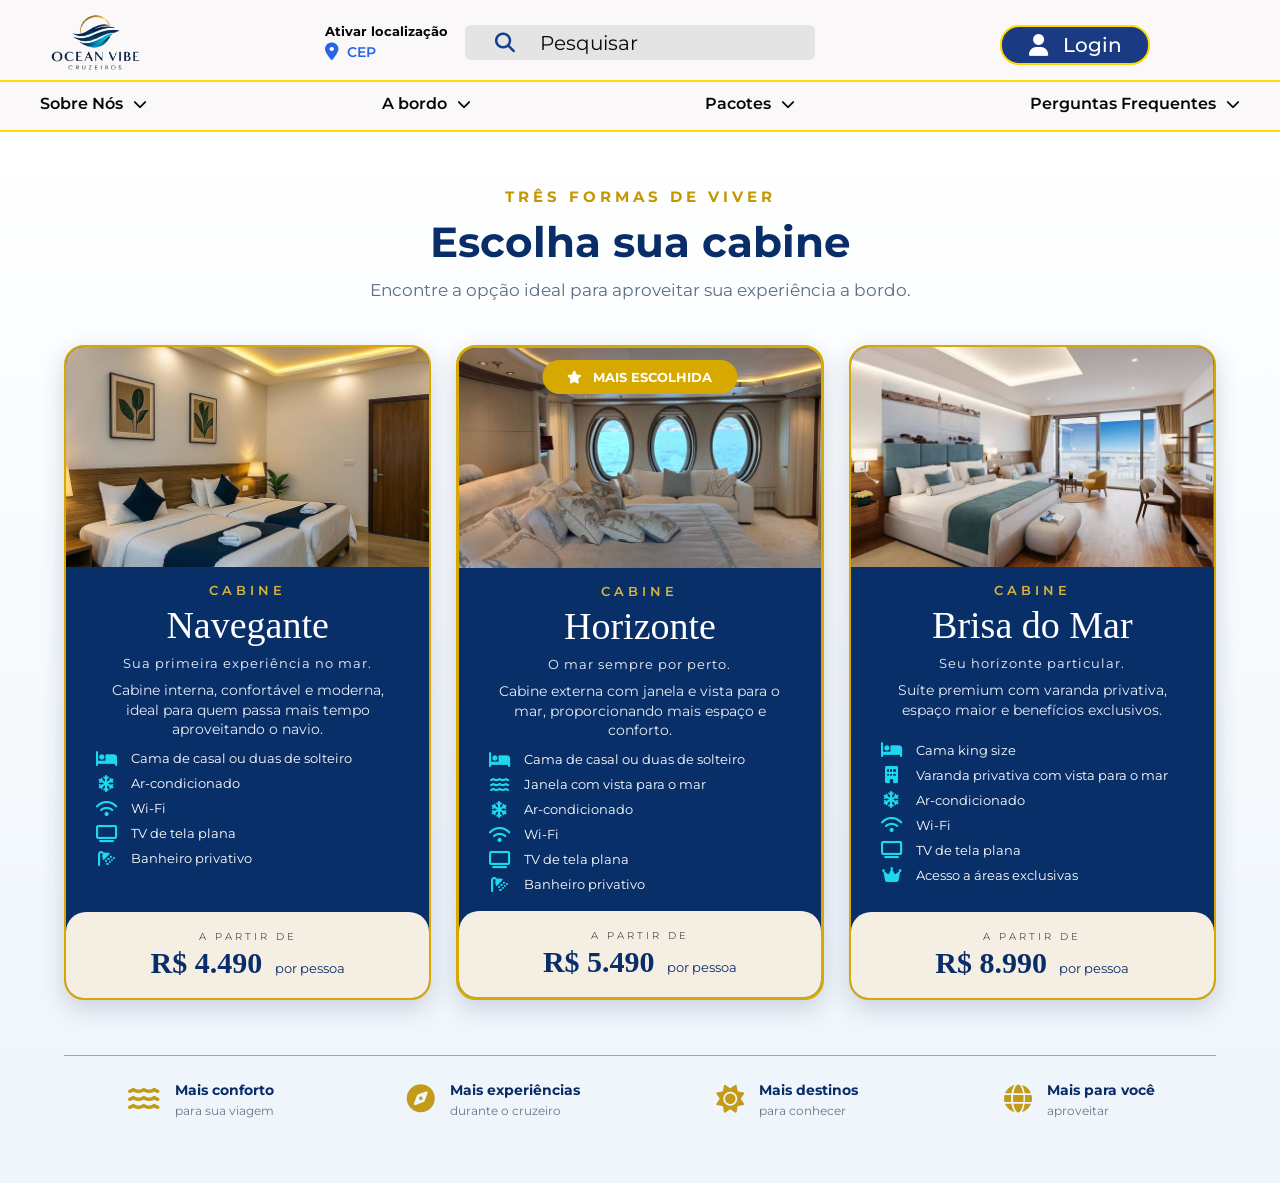
<file: pacotes.html>
<!DOCTYPE html>
<html lang="pt-BR">

<head>

    <meta charset="UTF-8">

    <meta name="viewport" content="width=device-width, initial-scale=1.0">

    <title>Pacotes - Ocean Vibe Cruzeiros</title>


    <!-- =====================================================
         CSS DA PÁGINA DE PACOTES
    ====================================================== -->

    <link rel="stylesheet" href="pacotes.css">


    <!-- =====================================================
         FONTES
    ====================================================== -->

    <link rel="preconnect" href="https://fonts.googleapis.com">

    <link rel="preconnect" href="https://fonts.gstatic.com" crossorigin>

    <link
        href="https://fonts.googleapis.com/css2?family=Montserrat:wght@400;500;600;700&display=swap"
        rel="stylesheet"
    >


    <!-- =====================================================
         ÍCONES
    ====================================================== -->

    <link
        rel="stylesheet"
        href="https://cdnjs.cloudflare.com/ajax/libs/font-awesome/6.5.2/css/all.min.css"
    >

</head>


<body>


    <!-- =====================================================
         CABEÇALHO DO SITE
    ====================================================== -->

    <header class="cabecalho">


        <!-- =================================================
             PRIMEIRA LINHA DO CABEÇALHO
        ================================================== -->

        <div class="cabecalho-superior">


            <!-- LOGO -->
           <div class="logo-site">

    <a href="index.html">

        <img
            src="img/lllogo.png"
            alt="Ocean Vibe Cruzeiros"
        >

    </a>

</div>


            <!-- LOCALIZAÇÃO / CEP -->

            <div class="localizacao-site">

                <strong>
                    Ativar localização
                </strong>

                <div class="cep-localizacao">

                    <i class="fa-solid fa-location-dot"></i>

                    <span>
                        CEP
                    </span>

                </div>

            </div>


            <!-- CAMPO DE PESQUISA DO SITE -->
            <div class="pesquisa-site">

                <i class="fa-solid fa-magnifying-glass"></i>

                <input
                    type="text"
                    placeholder="Pesquisar"
                >

            </div>


            <!-- BOTÃO DE LOGIN -->
            <button class="botao-login">

                <i class="fa-solid fa-user"></i>

                <span>Login</span>

            </button>

        </div>



        <!-- =================================================
             SEGUNDA LINHA / MENU PRINCIPAL
        ================================================== -->

        <nav class="menu-principal">


            <!-- PACOTES -->
            <a href="sobrenos.html">

                Sobre Nós

                <i class="fa-solid fa-chevron-down"></i>

            </a>

<!-- navio -->
            <a href="abordo.html">

                A bordo

                <i class="fa-solid fa-chevron-down"></i>

            </a>
            <!-- PACOTES -->
            <!-- PACOTES -->

<a href="pacotes.html">

    Pacotes

    <i class="fa-solid fa-chevron-down"></i>

</a>


            


            <!-- perguntas -->
            <a href="#">

                Perguntas Frequentes

                <i class="fa-solid fa-chevron-down"></i>

            </a>

        </nav>

    </header>



    <!-- =====================================================
         CONTEÚDO PRINCIPAL
         OPÇÕES DE CABINES / PACOTES
    ====================================================== -->

    <main class="pagina-pacotes">


        <!-- =================================================
             TÍTULO DA PÁGINA
        ================================================== -->

        <section class="titulo-pacotes">

            <p class="subtitulo-pacotes">
                TRÊS FORMAS DE VIVER
            </p>

            <h1>
                Escolha sua cabine
            </h1>

            <p>
                Encontre a opção ideal para aproveitar
                sua experiência a bordo.
            </p>

        </section>



        <!-- =================================================
             ÁREA DOS PACOTES
        ================================================== -->

        <section class="lista-pacotes">


            <!-- =================================================
                 PACOTE 1 - HORIZONTE
            ================================================== -->

            <article class="card-pacote">


                <!-- IMAGEM DA CABINE -->

                <div class="imagem-pacote">

                    <img
                        src="img/q1.jfif"
                        alt="Cabine Horizonte"
                    >

                </div>


                <!-- INFORMAÇÕES -->

                <div class="informacoes-pacote">


                    <span class="tipo-cabine">
                        CABINE
                    </span>


                    <h2>
                        Navegante
                    </h2>


                    <p class="descricao-pacote">
                        Sua primeira experiência no mar.
                    </p>


                    <p class="texto-pacote">
                        Cabine interna, confortável e moderna,
                        ideal para quem passa mais tempo
                        aproveitando o navio.
                    </p>


                    <!-- CARACTERÍSTICAS -->

                    <ul class="caracteristicas">


                        <li>

                            <i class="fa-solid fa-bed"></i>

                            Cama de casal ou duas de solteiro

                        </li>


                        <li>

                            <i class="fa-solid fa-snowflake"></i>

                            Ar-condicionado

                        </li>


                        <li>

                            <i class="fa-solid fa-wifi"></i>

                            Wi-Fi

                        </li>


                        <li>

                            <i class="fa-solid fa-tv"></i>

                            TV de tela plana

                        </li>


                        <li>

                            <i class="fa-solid fa-shower"></i>

                            Banheiro privativo

                        </li>


                    </ul>


                    <!-- PREÇO -->

                    <div class="preco-pacote">

                        <span>
                            A PARTIR DE
                        </span>

                        <strong>
                            R$ 4.490
                        </strong>

                        <small>
                            por pessoa
                        </small>

                    </div>


                </div>

            </article>



            <!-- =================================================
                 PACOTE 2 - OCEANO
            ================================================== -->

            <article class="card-pacote pacote-destaque">


                <!-- ETIQUETA -->

                <div class="etiqueta-pacote">

                    <i class="fa-solid fa-star"></i>

                    MAIS ESCOLHIDA

                </div>


                <!-- IMAGEM -->

                <div class="imagem-pacote">

                    <img
                        src="img/q2.jfif"
                        alt="Cabine Oceano"
                    >

                </div>


                <!-- INFORMAÇÕES -->

                <div class="informacoes-pacote">


                    <span class="tipo-cabine">
                        CABINE
                    </span>


                    <h2>
                        Horizonte
                    </h2>


                    <p class="descricao-pacote">
                        O mar sempre por perto.
                    </p>


                    <p class="texto-pacote">
                        Cabine externa com janela e vista
                        para o mar, proporcionando mais
                        espaço e conforto.
                    </p>


                    <!-- CARACTERÍSTICAS -->

                    <ul class="caracteristicas">


                        <li>

                            <i class="fa-solid fa-bed"></i>

                            Cama de casal ou duas de solteiro

                        </li>


                        <li>

                            <i class="fa-solid fa-water"></i>

                            Janela com vista para o mar

                        </li>


                        <li>

                            <i class="fa-solid fa-snowflake"></i>

                            Ar-condicionado

                        </li>


                        <li>

                            <i class="fa-solid fa-wifi"></i>

                            Wi-Fi

                        </li>


                        <li>

                            <i class="fa-solid fa-tv"></i>

                            TV de tela plana

                        </li>


                        <li>

                            <i class="fa-solid fa-shower"></i>

                            Banheiro privativo

                        </li>


                    </ul>


                    <!-- PREÇO -->

                    <div class="preco-pacote">

                        <span>
                            A PARTIR DE
                        </span>

                        <strong>
                            R$ 5.490
                        </strong>

                        <small>
                            por pessoa
                        </small>

                    </div>


                </div>

            </article>



            <!-- =================================================
                 PACOTE 3 - SUNSET
            ================================================== -->

            <article class="card-pacote">


                <!-- IMAGEM -->

                <div class="imagem-pacote">

                    <img
                        src="img/q3.jfif"
                        alt="Cabine Sunset"
                    >

                </div>


                <!-- INFORMAÇÕES -->

                <div class="informacoes-pacote">


                    <span class="tipo-cabine">
                        CABINE
                    </span>


                    <h2>
                        Brisa do Mar
                    </h2>


                    <p class="descricao-pacote">
                        Seu horizonte particular.
                    </p>


                    <p class="texto-pacote">
                        Suíte premium com varanda privativa,
                        espaço maior e benefícios exclusivos.
                    </p>


                    <!-- CARACTERÍSTICAS -->

                    <ul class="caracteristicas">


                        <li>

                            <i class="fa-solid fa-bed"></i>

                            Cama king size

                        </li>


                        <li>

                            <i class="fa-solid fa-building"></i>

                            Varanda privativa com vista para o mar

                        </li>


                        <li>

                            <i class="fa-solid fa-snowflake"></i>

                            Ar-condicionado

                        </li>


                        <li>

                            <i class="fa-solid fa-wifi"></i>

                            Wi-Fi

                        </li>


                        <li>

                            <i class="fa-solid fa-tv"></i>

                            TV de tela plana

                        </li>


                        <li>

                            <i class="fa-solid fa-crown"></i>

                            Acesso a áreas exclusivas

                        </li>


                    </ul>


                    <!-- PREÇO -->

                    <div class="preco-pacote">

                        <span>
                            A PARTIR DE
                        </span>

                        <strong>
                            R$ 8.990
                        </strong>

                        <small>
                            por pessoa
                        </small>

                    </div>


                </div>

            </article>


        </section>



        <!-- =================================================
             RODAPÉ DA ÁREA DE PACOTES
        ================================================== -->

        <section class="beneficios-pacotes">


            <div class="beneficio">

                <i class="fa-solid fa-water"></i>

                <div>

                    <strong>
                        Mais conforto
                    </strong>

                    <span>
                        para sua viagem
                    </span>

                </div>

            </div>


            <div class="beneficio">

                <i class="fa-solid fa-compass"></i>

                <div>

                    <strong>
                        Mais experiências
                    </strong>

                    <span>
                        durante o cruzeiro
                    </span>

                </div>

            </div>


            <div class="beneficio">

                <i class="fa-solid fa-sun"></i>

                <div>

                    <strong>
                        Mais destinos
                    </strong>

                    <span>
                        para conhecer
                    </span>

                </div>

            </div>


            <div class="beneficio">

                <i class="fa-solid fa-globe"></i>

                <div>

                    <strong>
                        Mais para você
                    </strong>

                    <span>
                        aproveitar
                    </span>

                </div>

            </div>


        </section>

    </main>


</body>

</html>
</file>
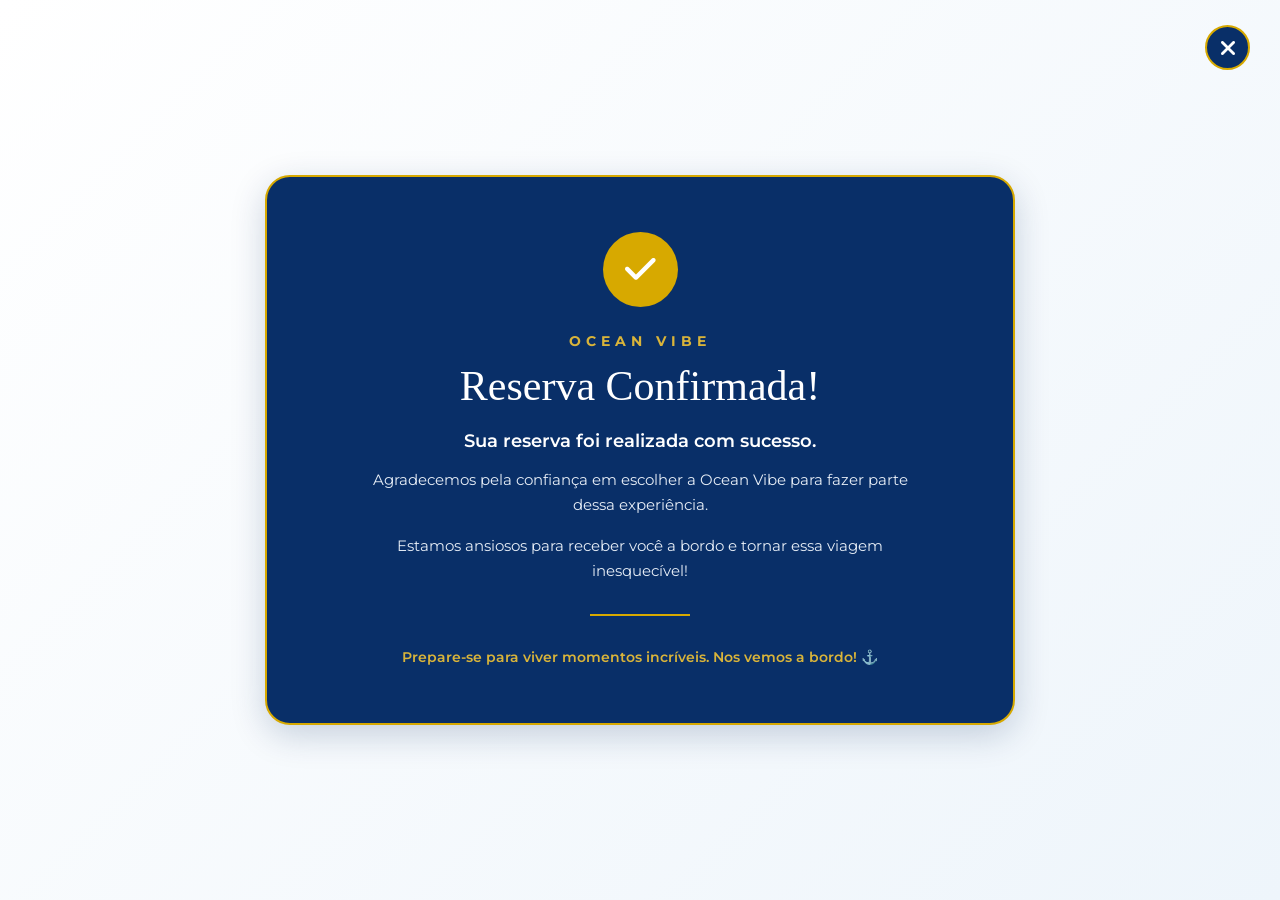
<file: reserva.html>
<!DOCTYPE html>
<html lang="pt-BR">

<head>
    <meta charset="UTF-8">
    <meta name="viewport" content="width=device-width, initial-scale=1.0">

    <title>Reserva Confirmada - Ocean Vibe</title>

    <!-- CSS da página -->
    <link rel="stylesheet" href="reserva.css">

    <!-- Fonte Montserrat -->
    <link rel="preconnect" href="https://fonts.googleapis.com">
    <link rel="preconnect" href="https://fonts.gstatic.com" crossorigin>

    <link
        href="https://fonts.googleapis.com/css2?family=Montserrat:wght@400;500;600;700&display=swap"
        rel="stylesheet"
    >

    <!-- Ícones -->
    <link
        rel="stylesheet"
        href="https://cdnjs.cloudflare.com/ajax/libs/font-awesome/6.5.2/css/all.min.css"
    >
</head>

<body>

    <!-- =====================================================
         BOTÃO X
    ====================================================== -->

    <a href="buscar.html" class="botao-voltar" title="Voltar para Buscar">
        <i class="fa-solid fa-xmark"></i>
    </a>


    <!-- =====================================================
         ÁREA DE CONFIRMAÇÃO
    ====================================================== -->

    <main class="pagina-reserva">

        <section class="confirmacao-reserva">


            <!-- ÍCONE DE CONFIRMAÇÃO -->

            <div class="icone-confirmacao">

                <i class="fa-solid fa-check"></i>

            </div>


            <!-- TEXTO PRINCIPAL -->

            <p class="subtitulo-reserva">
                OCEAN VIBE
            </p>

            <h1>
                Reserva Confirmada!
            </h1>


            <p class="mensagem-principal">
                Sua reserva foi realizada com sucesso.
            </p>


            <p class="mensagem-secundaria">
                Agradecemos pela confiança em escolher a Ocean Vibe
                para fazer parte dessa experiência.
            </p>


            <p class="mensagem-final">
                Estamos ansiosos para receber você a bordo
                e tornar essa viagem inesquecível!
            </p>


            <!-- DETALHE DECORATIVO -->

            <div class="linha-dourada"></div>


            <p class="boa-viagem">
                Prepare-se para viver momentos incríveis.  
                Nos vemos a bordo! ⚓
            </p>

        </section>

    </main>

</body>

</html>
</file>
<file: index.css>
/* =========================================================
   CONFIGURAÇÕES GERAIS
========================================================= */

/* Remove margens e espaçamentos padrão do navegador */
* {
    margin: 0;
    padding: 0;
    box-sizing: border-box;
}

/* Impede que o site crie rolagem horizontal */
html {
    width: 100%;
    overflow-x: hidden;
}

/* Configurações gerais da página */
body {
    width: 100%;

    font-family: 'Montserrat', Arial, sans-serif;

    color: #c8cfde;

    background: #050505;
}


/* =========================================================
   CABEÇALHO
========================================================= */

.cabecalho {
    width: 100%;

    /*
       Altura total do cabeçalho:
       65px = primeira linha
       65px = menu
    */
    background: #faf8f8;

    border-bottom: 2px solid #ffd900;
}


/* =========================================================
   PRIMEIRA LINHA DO CABEÇALHO
========================================================= */

.cabecalho-superior {

    /*
       Altura da primeira linha.

       Não coloque 40px porque o botão Login
       tem 55px de altura.
    */
    height: 65px;

    display: flex;

    /*
       Centraliza verticalmente:
       logo, localização e demais elementos.
    */
    align-items: center;

    /*
       Espaço das laterais.
    */
    padding: 0 30px;

    /*
       Espaçamento entre os elementos.
    */
    gap: 25px;

    /*
       Necessário para podermos posicionar
       a pesquisa e o Login corretamente.
    */
    position: relative;
}


/* =========================================================
   LOGO
========================================================= */

.logo-site {

    /*
       Espaço reservado para o logo.
    */
    width: 200px;

    margin-left: 20px;

    transform: translateY(10px);
    

    /*
       Impede que o logo seja empurrado
       pelos outros elementos.
    */
    flex-shrink: 0;
}

.logo-site img {

    /*
       Tamanho visual do logo.
    */
    width: 90px;

    height: auto;

    display: block;
}


/* =========================================================
   LOCALIZAÇÃO / CEP
========================================================= */

.localizacao-site {

    width: 210px;

    display: flex;

    flex-direction: column;

    transform: translate(50px, 10px);

    justify-content: center;

    gap: 3px;

    flex-shrink: 0;
}


/* Texto "Ativar localização" */

.localizacao-site strong {

    color: #060606;

    font-size: 13px;

    font-weight: 700;

    line-height: 1.2;
}


/* Linha do CEP */

.cep-localizacao {

    display: flex;

    align-items: center;

    gap: 8px;

    color: #2864e8;

    font-size: 14px;

    font-weight: 600;
}


/* Ícone de localização */

.cep-localizacao i {
    font-size: 18px;
}


/* =========================================================
   CAMPO DE PESQUISA
========================================================= */

.pesquisa-site {

    /*
       Coloca a pesquisa no centro do cabeçalho.
    */
    position: absolute;

    left: 50%;

    /*
       Faz o centro da pesquisa coincidir
       com o centro da tela.
    */
    transform: translate(-50%, 10px);

    width: 350px;

    height: 35px;

    border-radius: 6px;

    background: #e4e4e4;

    display: flex;

    align-items: center;

    padding: 0 30px;

    gap: 25px;
}


/* Ícone da pesquisa */

.pesquisa-site i {
    color: #153d92;

    font-size: 20px;
}


/* Campo onde o usuário escreve */

.pesquisa-site input {

    width: 100%;

    border: none;

    outline: none;

    background: transparent;

    font-family: inherit;

    font-size: 20px;

    color: #071b49;
}


/* Cor do texto "Pesquisar" */

.pesquisa-site input::placeholder {
    color: #0a0a0a;
}


/* =========================================================
   BOTÃO LOGIN
========================================================= */

.botao-login {

    /*
       Mantém o Login sempre no lado direito.
    */
    position: absolute;

    right: 130px;

    /*
       Centraliza verticalmente na primeira linha.
    */
    top: 50%;

    transform: translateY(-20%);

    width: 150px;

    height: 40px;

    padding: 0;

    border: 2px solid #ffd900;

    border-radius: 19px;

    background: #1a3b83;

    color: #ffffff;

    display: flex;

    align-items: center;

    justify-content: center;

    gap: 15px;

    font-family: inherit;

    font-size: 20px;

    font-weight: 500;

    cursor: pointer;

    /*
       IMPORTANTE:
       retiramos o antigo margin-left: 90px.
    */
    margin-left: 0;
}


/* Ícone do Login */

.botao-login i {
    font-size: 22px;
}


/* =========================================================
   MENU PRINCIPAL
========================================================= */

.menu-principal {

    /*
       Segunda linha do cabeçalho.
    */
    position: relative;



    height: 65px;

    display: flex;

    align-items: center;

    justify-content: space-between;

    /*
       O 12px no topo deixa as palavras
       um pouco mais para baixo.
    */
    padding: 12px 40px 0;
}

.menu-principal::before {
    content: "";

    position: absolute;

    top: 15px; /* aumenta este valor para descer a linha */

    left: 0;
    right: 0;

    height: 2px;

    background: #ffd900;
}


/* Links:
   Passagens
   Pacotes
   Descontos
   Eventos
  
*/

.menu-principal a {

    color: #070707;

    text-decoration: none;

    font-size: 20px;

    font-weight: 600;

    white-space: nowrap;

    display: flex;

    align-items: center;

    gap: 10px;
    
    
}


/* Setinhas do menu */

.menu-principal a i {

    font-size: 14px;

    transition: 0.2s;
}


/* Quando passa o mouse */

.menu-principal a:hover {

    color: #2d6fff;
}


/* Faz a seta girar */

.menu-principal a:hover i {

    transform: rotate(180deg);
}


/* =========================================================
   BANNER PRINCIPAL
========================================================= */

.banner-principal {

    position: relative;

    width: 100%;

    height: calc(100vh - 130px);

    overflow: visible;

    background: #0b2748;
}


/* =========================================================
   VÍDEO DO BANNER
========================================================= */

.video-banner {

    position: absolute;

    top: 0;
    left: 0;

    width: 100%;
    height: 100%;

    object-fit: cover;

    display: block;
}


/* =========================================================
   CAMADA ESCURA SOBRE O VÍDEO
========================================================= */

.banner-principal::after {

    content: "";

    position: absolute;

    top: 0;
    left: 0;

    width: 100%;
    height: 100%;

    background: rgba(0, 20, 50, 0.20);

    z-index: 4;

    pointer-events: none;
}


/* =========================================================
   TEXTO DO BANNER
========================================================= */

.conteudo-banner {

    position: absolute;

    z-index:6 ;

    left: 8%;

    top: 40%;

    transform: translateY(-50%);

    color: #ffffff;

    max-width: 600px;
}


.conteudo-banner h1 {

    font-size: 48px;

    line-height: 1.1;

    margin-bottom: 40px;
}


.conteudo-banner p {

    font-size: 22px;

    margin-bottom: 30px;
    
}


/* =========================================================
   BOTÃO DO BANNER
========================================================= */

.botao-banner {

    position: relative;
    top: 10px; 

    display: inline-block;

    background: #1a3b83;

    color: #ffffff;

    text-decoration: none;

    padding: 16px 28px;

    border-radius: 90px;

    font-size: 18px;

    font-weight: 500;

    border: 2px solid #ffd900;
}

.badge-show {
    display: inline-block;
    padding: 9px 20px;
    margin-bottom: 18px;

    border: 2px solid #f1cd00;
    border-radius: 30px;

    background: #fcfcfd;
    color: #040404;

    font-size: 14px;
    font-weight: 600;
    letter-spacing: 0.5px;

    box-shadow: 0 0 15px rgba(192, 38, 255, 0.35);
}

.botao-banner:hover {

    background: #1a3b83;
}


/* =========================================================
   BARRA DE BUSCA DE CRUZEIROS
========================================================= */

.barra-busca-cruzeiro {

    position: absolute;

    z-index: 5;

    /*
       Faz a barra ficar parcialmente
       sobre o final do vídeo.
    */
    bottom: 5px;

    left: 50%;

    transform: translateX(-50%);

    width: calc(100% - 30px);

    max-width: 1100px;

    min-height: 52px;

    padding: 20px 20px;

    background: #ffffff;

    display: flex;

    align-items: stretch;

    box-shadow: 0 4px 18px rgba(0, 0, 0, 0.18);

    font-family: Arial, Helvetica, sans-serif;

    border-radius: 6px;
}


/* =========================================================
   CADA CAMPO DA BARRA DE CRUZEIRO
========================================================= */

.campo-busca {

    flex: 1;

    min-width: 0;

    display: flex;

    align-items: center;

    padding: 5px 10px;

    background: #ffffff;

    border-right: 1px solid #e5e5e5;
}


/* =========================================================
   ÍCONE DOS CAMPOS
========================================================= */

.icone-campo {

    width: 30px;

    min-width: 30px;

    margin-right: 7px;

    color: #1a3b83;

    font-size: 18px;

    text-align: center;
}


/* =========================================================
   INFORMAÇÕES DO CAMPO
========================================================= */

.informacoes-campo {

    flex: 1;

    min-width: 0;
}


/* =========================================================
   TÍTULO DO CAMPO
========================================================= */

.informacoes-campo label {

    display: block;

    margin-bottom: 4px;

    color: #000000;

    font-size: 10px;

    font-weight: 500;

    text-transform: uppercase;
}


/* =========================================================
   SELECT
========================================================= */

.informacoes-campo select {

    width: 100%;

    padding: 0;

    border: none;

    outline: none;

    background: transparent;

    color: #050505;

    font-family: Arial, Helvetica, sans-serif;

    font-size: 12px;

    cursor: pointer;
}


/* =========================================================
   BOTÃO BUSCAR
========================================================= */

.botao-buscar-cruzeiro {

    flex: 0 0 82px;

    margin-left: 8px;

    border: none;

    background: #2864e8;

    color: #ffffff;

    font-family: Arial, Helvetica, sans-serif;

    font-size: 12px;

    font-weight: 700;

    cursor: pointer;

    transition: background 0.2s ease;

    
}



/* =========================================================
   RESPONSIVO - ATÉ 1400px
========================================================= */

@media (max-width: 1400px) {

    .cabecalho-superior {

        padding: 0 20px;

        gap: 15px;
    }


    .menu-principal a {

        font-size: 16px;
    }

}


/* =========================================================
   RESPONSIVO - ATÉ 1000px
========================================================= */

@media (max-width: 1000px) {

    /*
       Aqui o cabeçalho deixa de ser uma linha única
       para conseguir caber em telas menores.
    */

    .cabecalho-superior {

        height: auto;

        min-height: 65px;

        padding: 10px 20px;

        flex-wrap: wrap;
        
    }


    .logo-site {

        width: auto;
    }


    .localizacao-site {

        width: auto;
    }


    /*
       A pesquisa passa para uma linha própria.
    */

    .pesquisa-site {

        position: relative;

        left: auto;

        transform: none;

        order: 5;

        width: 100%;
    }


    /*
       O menu pode ser rolado horizontalmente.
    */

    .menu-principal {

        overflow-x: auto;

        justify-content: flex-start;

        gap: 30px;
    }


    .menu-principal a {

        font-size: 15px;
    }


    /* BANNER */

    .banner-principal {

        height: 450px;
    }


    /* BARRA DE BUSCA */

    .barra-busca-cruzeiro {

        flex-wrap: wrap;

        gap: 8px;

        padding: 12px;
        
    }


    .campo-busca {

        flex: 1 1 30%;

        min-height: 55px;

        border: 1px solid #eeeeee;
    }


    .botao-buscar-cruzeiro {

        flex: 1 1 100%;

        height: 48px;

        margin-left: 0;
        
    }

}


/* =========================================================
   RESPONSIVO - ATÉ 600px
========================================================= */

@media (max-width: 600px) {

    /* =====================================================
       CABEÇALHO NO CELULAR
    ====================================================== */

    .cabecalho-superior {

        padding: 15px;

        min-height: 65px;
    }


    /*
       Esconde localização no celular
       para economizar espaço.
    */

    .localizacao-site {

        display: none;
    }


    /*
       Esconde a palavra Login,
       deixando somente o ícone.
    */

    .botao-login span {

        display: none;
    }


    .botao-login {

        position: absolute;

        right: 15px;

        width: 55px;

        height: 55px;

        padding: 0;

        justify-content: center;

        margin-left: 0;
    }


    /* =====================================================
       PESQUISA NO CELULAR
    ====================================================== */

    .pesquisa-site {

        height: 40px;

        padding: 0 20px;
    }


    .pesquisa-site input {

        font-size: 17px;
    }


    /* =====================================================
       MENU NO CELULAR
    ====================================================== */

    .menu-principal {

        height: 60px;

        padding: 0 15px;

        gap: 30px;
    }


    /* =====================================================
       BANNER
    ====================================================== */

    .banner-principal {

        height: 400px;
    }


    /* =====================================================
       TEXTO DO BANNER
    ====================================================== */

    .conteudo-banner {

        left: 6%;

        right: 6%;
    }


    .conteudo-banner h1 {

        font-size: 32px;
    }


    .conteudo-banner p {

        font-size: 17px;
    }


    .botao-banner {

        padding: 13px 20px;

        font-size: 15px;
    }


      /* =====================================================
       BARRA DE BUSCA NO CELULAR
    ====================================================== */

    .barra-busca-cruzeiro {
        position: relative;
        left: auto;
        bottom: auto;
        transform: none;
        width: calc(100% - 20px);
        margin: -25px auto 0;
        display: block;
        padding: 10px;
    }

    .botao-buscar {
        flex: 1 1 100%;
        width: 100%;
        height: 48px;
        margin: 8px 0 0;
        
    }

}



/* =========================================================
   BOTÃO BUSCAR
========================================================= */

/* =========================================================
   BOTÃO BUSCAR
========================================================= */

.botao-buscar {
    flex: 0 0 82px;
    margin-left: 8px;
    border-radius: 5px;
    background: #1a3b83;
    color: #faf9f9;
    font-family: Arial, Helvetica, sans-serif;
    font-size: 15px;
    font-weight: 700;
    cursor: pointer;
    transition: background 0.2s ease;
}

.botao-buscar:hover {
    background: #f1cd00;
}
</file>
<file: atracoes.css>
/* =========================================================
   CONFIGURAÇÕES GERAIS
========================================================= */

* {
    margin: 0;
    padding: 0;

    box-sizing: border-box;
}


body {

    font-family: Arial, Helvetica, sans-serif;

    background-color: #f5f9fd;

    color: #073b7a;

}


/* =========================================================
   BOTÃO X
========================================================= */

.botao-fechar {

    position: fixed;

    top: 20px;
    right: 25px;

    width: 50px;
    height: 50px;

    display: flex;

    align-items: center;
    justify-content: center;

    background-color: #ffffff;

    color: #073b7a;

    border-radius: 50%;

    font-size: 25px;

    text-decoration: none;

    z-index: 100;

    box-shadow: 0 3px 10px rgba(0, 0, 0, 0.25);

    transition: 0.2s;

}


.botao-fechar:hover {

    background-color: #f5c400;

    color: #ffffff;

    transform: scale(1.05);

}



/* =========================================================
   BANNER PRINCIPAL
========================================================= */

.banner-shows {

    position: relative;

    width: 100%;

    height: 500px;

    overflow: hidden;

}


/* =========================================================
   IMAGEM DO BANNER

   TROQUE AQUI:

   img/festa-cruzeiro.jpg

========================================================= */

.imagem-banner {

    width: 100%;
    height: 100%;

    object-fit: cover;

    display: block;

}


/* =========================================================
   ESCURECER A IMAGEM
========================================================= */

.filtro-banner {

    position: absolute;

    top: 0;
    left: 0;

    width: 100%;
    height: 100%;

    background:
        linear-gradient(
            90deg,
            rgba(0, 38, 82, 0.95),
            rgba(0, 54, 110, 0.65),
            rgba(0, 54, 110, 0.15)
        );

}


/* =========================================================
   TEXTO DO BANNER
========================================================= */

.texto-banner {

    position: absolute;

    top: 50%;
    left: 8%;

    transform: translateY(-50%);

    width: 600px;

    color: #ffffff;

}


.titulo-pequeno {

    display: inline-block;

    margin-bottom: 15px;

    padding-left: 25px;

    border-left: 45px solid #f5c400;

    font-size: 17px;

    font-weight: bold;

    letter-spacing: 4px;

}


.texto-banner h1 {

    font-size: 62px;

    line-height: 1.05;

    margin-bottom: 25px;

}


.texto-banner h1 strong {

    display: block;

    color: #f5c400;

}


.texto-banner p {

    max-width: 620px;

    font-size: 19px;

    line-height: 1.6;

}



/* =========================================================
   SEÇÃO DOS ARTISTAS
========================================================= */

.secao-artistas {

    padding: 60px 7% 70px;

    background-color: #f5f9fd;

}


/* =========================================================
   TÍTULO DA SEÇÃO
========================================================= */

.titulo-secao {

    display: flex;

    align-items: center;

    justify-content: center;

    gap: 15px;

    margin-bottom: 10px;

}


.titulo-secao span {

    width: 55px;
    height: 5px;

    background-color: #f5c400;

    border-radius: 15px;

}


.titulo-secao p {

    color: #073b7a;

    font-size: 15px;

    font-weight: bold;

    letter-spacing: 4px;

}


.secao-artistas h2 {

    text-align: center;

    margin-bottom: 45px;

    color: #073b7a;

    font-size: 35px;

}


.secao-artistas h2 strong {

    color: #d9a900;

}



/* =========================================================
   LISTA DE ARTISTAS
========================================================= */

.lista-artistas {

    display: flex;

    justify-content: center;

    gap: 28px;

    max-width: 1300px;

    margin: 0 auto;

}



/* =========================================================
   CARD DO ARTISTA
========================================================= */

.card-artista {

    width: 33.333%;

    max-width: 410px;

    min-height: 310px;

    display: flex;

    overflow: hidden;

    background-color: #ffffff;

    border-radius: 15px;

    border: 5px solid #d8e5f2;

    box-shadow:
        0 18px 25px rgba(7, 59, 122, 0.12);

    transition: 0.25s;

}


.card-artista:hover {

    transform: translateY(-15px);

    border-color: #f5c400;

}

/* =========================================================
   ESTILO MUSICAL DO ARTISTA
========================================================= */

/* =========================================================
   ESTILO MUSICAL DO ARTISTA
========================================================= */

.estilo-musical {

    display: inline-block;

    width: fit-content;

    margin-top: 25px;

    padding: 8px 16px;

    border: 3px solid #f5c400;

    border-radius: 20px;

    color: #f5c400;

    font-size: 8px;

    font-weight: 990;

    letter-spacing: 1px;

}



/* =========================================================
   IMAGEM DO ARTISTA

   É AQUI QUE VOCÊ TROCA AS IMAGENS.

========================================================= */

.imagem-artista {

    width: 48%;

    min-height: 310px;

}


.imagem-artista img {

    width: 100%;
    height: 100%;

    object-fit: cover;

    display: block;

}



/* =========================================================
   INFORMAÇÕES DO ARTISTA
========================================================= */

.informacoes-artista {

    width: 52%;

    padding: 25px 20px;

    display: flex;

    flex-direction: column;

    justify-content: center;

    background-color: #073b7a;

    color: #ffffff;

}


.confirmado {

    color: #f5c400;

    font-size: 11px;

    font-weight: bold;

    letter-spacing: 1.5px;

    margin-bottom: 12px;

}


.informacoes-artista h3 {

    font-size: 24px;

    line-height: 1.15;

    margin-bottom: 20px;

}


.informacoes-artista p {

    margin-bottom: 12px;

    font-size: 14px;

    color: #ffffff;

}


.informacoes-artista i {

    width: 20px;

    margin-right: 7px;

    color: #f5c400;

}



/* =========================================================
   RODAPÉ DOS SHOWS
========================================================= */

.rodape-shows {

    display: flex;

    justify-content: center;

    gap: 60px;

    padding: 15px 7%;

    background-color: #073b7a;

    color: #ffffff;

}


.item-rodape {

    display: flex;

    align-items: center;

    gap: 18px;

    min-width: 230px;

}


.item-rodape > i {

    font-size: 35px;

    color: #f5c400;

}


.item-rodape strong {

    font-size: 17px;

}


.item-rodape p {

    margin-top: 5px;

    font-size: 14px;

    color: #dce9f5;

}



/* =========================================================
   RESPONSIVIDADE
========================================================= */

@media (max-width: 1000px) {

    .lista-artistas {

        flex-direction: column;

        align-items: center;

    }


    .card-artista {

        width: 100%;

        max-width: 600px;

    }


    .rodape-shows {

        flex-direction: column;

        gap: 25px;

        align-items: center;

    }

}


@media (max-width: 700px) {

    .banner-shows {

        height: 450px;

    }


    .texto-banner {

        left: 7%;

        width: 85%;

    }


    .texto-banner h1 {

        font-size: 40px;

    }


    .texto-banner p {

        font-size: 16px;

    }


    .card-artista {

        flex-direction: column;

    }


    .imagem-artista {

        width: 100%;

        height: 250px;

        min-height: 250px;

    }


    .informacoes-artista {

        width: 100%;

    }


    .secao-artistas h2 {

        font-size: 27px;

    }

}
</file>
<file: buscar.css>
/* =========================================================
   CONFIGURAÇÕES GERAIS
========================================================= */

/* Remove margens e espaçamentos padrão do navegador */
* {
    margin: 0;
    padding: 0;
    box-sizing: border-box;
}

/* Impede que o site crie rolagem horizontal */
html {
    width: 100%;
    overflow-x: hidden;
}

/* Configurações gerais da página */
body {
    width: 100%;

    font-family: 'Montserrat', Arial, sans-serif;

    color: #c8cfde;

    


    background: #050505 url("img/1\ \(1\).jpg") no-repeat center / cover fixed;
}



/* =========================================================
   CABEÇALHO
========================================================= */

.cabecalho {
    width: 100%;

    background: #fcfbfb;

    border-bottom: 2px solid #ffd900;
}


/* =========================================================
   PRIMEIRA LINHA DO CABEÇALHO
========================================================= */

.cabecalho-superior {

    height: 65px;

    display: flex;

    align-items: center;

    padding: 0 30px;

    gap: 25px;

    position: relative;
}


/* =========================================================
   LOGO
========================================================= */

.logo-site {

    width: 200px;

    margin-left: 20px;

    transform: translateY(10px);

    flex-shrink: 0;
}

.logo-site img {

    width: 90px;

    height: auto;

    display: block;
}


/* =========================================================
   LOCALIZAÇÃO / CEP
========================================================= */

.localizacao-site {

    width: 210px;

    display: flex;

    flex-direction: column;

    transform: translate(50px, 10px);

    justify-content: center;

    gap: 3px;

    flex-shrink: 0;
}


/* Texto "Ativar localização" */

.localizacao-site strong {

    color: #060606;

    font-size: 13px;

    font-weight: 700;

    line-height: 1.2;
}


/* Linha do CEP */

.cep-localizacao {

    display: flex;

    align-items: center;

    gap: 8px;

    color: #2864e8;

    font-size: 14px;

    font-weight: 600;
}


/* Ícone de localização */

.cep-localizacao i {
    font-size: 18px;
}


/* =========================================================
   CAMPO DE PESQUISA
========================================================= */

.pesquisa-site {

    position: absolute;

    left: 50%;

    transform: translate(-50%, 10px);

    width: 350px;

    height: 35px;

    border-radius: 6px;

    background: #e4e4e4;

    display: flex;

    align-items: center;

    padding: 0 30px;

    gap: 25px;
}


/* Ícone da pesquisa */

.pesquisa-site i {
    color: #130067;

    font-size: 20px;
}


/* Campo onde o usuário escreve */

.pesquisa-site input {

    width: 100%;

    border: none;

    outline: none;

    background: transparent;

    font-family: inherit;

    font-size: 20px;

    color: #071b49;
}


/* Cor do texto "Pesquisar" */

.pesquisa-site input::placeholder {
    color: #555555;
}


/* =========================================================
   BOTÃO LOGIN
========================================================= */

.botao-login {

    position: absolute;

    right: 130px;

    top: 50%;

    transform: translateY(-20%);

    width: 150px;

    height: 40px;

    padding: 0;

    border: none;

    border-radius: 9px;

    background: #1a3b83;

    color: #ffffff;

    display: flex;

    align-items: center;

    justify-content: center;

    gap: 15px;

    font-family: inherit;

    font-size: 20px;

    font-weight: 500;

    cursor: pointer;

    margin-left: 0;
}


/* Ícone do Login */

.botao-login i {
    font-size: 22px;
}


/* =========================================================
   MENU PRINCIPAL
========================================================= */

.menu-principal {

    position: relative;

    height: 65px;

    display: flex;

    align-items: center;

    justify-content: space-between;

    padding: 12px 40px 0;
}

.menu-principal::before {
    content: "";

    position: absolute;

    top: 15px;

    left: 0;
    right: 0;

    height: 1px;

    background: #ffd900;
}


/* Links do menu */

.menu-principal a {

    color: #000000;

    text-decoration: none;

    font-size: 16px;

    font-weight: 600;

    white-space: nowrap;

    display: flex;

    align-items: center;

    gap: 10px;
}


/* Setinhas do menu */

.menu-principal a i {

    font-size: 14px;

    transition: 0.2s;
}


/* Quando passa o mouse */

.menu-principal a:hover {

    color: #2864e8;
}


/* Faz a seta girar */

.menu-principal a:hover i {

    transform: rotate(180deg);
}


/* =========================================================
   BARRA DE BUSCA DE CRUZEIROS
========================================================= */

.barra-busca-cruzeiro {
    width: 90%;
    max-width: 1400px;
    margin: 30px auto 45px;
    display: flex;
    align-items: stretch;
    padding: 10px 12px;
    background-color: #ffffff;
    border-radius: 12px;
    box-shadow: 0 8px 25px rgba(0, 0, 0, 0.18);
}


/* =========================================================
   CAMPO DE BUSCA
========================================================= */

.campo-busca {
    flex: 1;
    min-width: 0;
    display: flex;
    align-items: center;
    padding: 10px 18px;
    border-right: 1px solid #e2e7ef;
}


/* =========================================================
   ÍCONE DO CAMPO
========================================================= */

.icone-campo {
    margin-right: 12px;
    color: #1a3b83;
    font-size: 20px;
    min-width: 25px;
    text-align: center;
}


/* =========================================================
   INFORMAÇÕES DO CAMPO
========================================================= */

.informacoes-campo {
    display: flex;
    flex-direction: column;
}


/* =========================================================
   NOME DO CAMPO
========================================================= */

.informacoes-campo label {
    margin-bottom: 5px;

    color: #47709c;

    font-size: 11px;
    font-weight: bold;
}


/* =========================================================
   OPÇÕES DO CAMPO
========================================================= */

.informacoes-campo select {
    border: none;
    outline: none;

    background-color: transparent;

    color: #333333;

    font-family: 'Montserrat', sans-serif;

    font-size: 14px;

    cursor: pointer;
}


/* =========================================================
   BOTÃO BUSCAR
========================================================= */

.botao-buscar-cruzeiro {
    width: 120px;
    min-width: 120px;
    height: 52px;
    margin-left: 12px;
    border: none;
    border-radius: 8px;
    background-color: #1a3b83;
    color: #ffffff;
    font-family: 'Montserrat', sans-serif;
    font-size: 15px;
    font-weight: 700;
    cursor: pointer;
    transition: 0.2s ease;
}

.botao-buscar-cruzeiro:hover {
    background-color: #1d50c0;
}


/* =========================================================
   RESULTADOS
========================================================= */

.resultados {
    width: 90%;
    max-width: 1400px;
    margin: 25px auto 50px;
}


/* TÍTULO DOS RESULTADOS */

.resultados h1 {
    margin: 0 0 28px;
    color: #ffffff;
    font-size: 38px;
    font-weight: 700;
    position: relative;
    padding-left: 0;
}

.resultados h1::before {
    content: "";
    display: block;
    width: 65px;
    height: 5px;
    margin-bottom: 14px;
    border-radius: 5px;
    background: #ffd900;
}


/* =========================================================
   CADA CRUZEIRO
========================================================= */

.cruzeiro {
    width: 100%;
    min-height: 300px;
    display: flex;
    margin-bottom: 28px;
    background-color: #ffffff;
    border: 1px solid #e5ebf3;
    border-left: 4px solid #ffd900;
    border-radius: 14px;
    overflow: hidden;
    box-shadow: 0 8px 25px rgba(0, 20, 60, 0.14);
}


/* =========================================================
   IMAGEM DO CRUZEIRO
========================================================= */

.imagem-cruzeiro {
    width: 34%;
    min-width: 340px;
    height: 300px;
}


/* IMAGEM */

.imagem-cruzeiro img {
    width: 100%;
    height: 100%;

    display: block;

    object-fit: cover;
}


/* =========================================================
   INFORMAÇÕES DO CRUZEIRO
========================================================= */

.informacoes-cruzeiro {
    padding: 30px 34px;
    flex: 1;
    min-width: 0;
}


/* =========================================================
   QUANTIDADE DE NOITES
========================================================= */

.noites {
    display: inline-block;
    padding: 8px 14px;
    margin-bottom: 14px;
    background-color: #ffd900;
    border-radius: 8px;
    color: #ffffff;
    font-size: 13px;
    font-weight: 700;
}


/* =========================================================
   NOME DO DESTINO
========================================================= */

.informacoes-cruzeiro h2 {
    margin-bottom: 18px;
    color: #071b49;
    font-size: 31px;
    line-height: 1.15;
}


/* =========================================================
   INFORMAÇÕES DA VIAGEM
========================================================= */

.informacoes-cruzeiro p {
    margin-bottom: 11px;
    color: #3c4656;
    font-size: 16px;
    line-height: 1.4;
}

.informacoes-cruzeiro p strong {
    color: #071b49;
}


/* =========================================================
   BOTÃO VER ROTEIRO
========================================================= */

.botao-roteiro {
    margin-top: 12px;

    padding: 10px 20px;

    border: none;

    border-radius: 5px;

    background-color: #edf3fb;

    color: #071b49;

    font-family: 'Montserrat', sans-serif;

    font-size: 14px;
    font-weight: 600;

    cursor: pointer;
}

.botao-roteiro {
    background-color: #012064;  /* cor de fundo */
    color: #ffffff;             /* cor da fonte */
    font-family: 'Montserrat', sans-serif;  /* tipo da fonte */
    font-size: 15px;            /* tamanho */
    font-weight: 700;           /* negrito: 400 normal, 700 bold */
}



/* =========================================================
   BOTÕES DE AÇÃO DO CRUZEIRO
   (Ver Roteiro / Atrações / Eventos)
   Ficam um embaixo do outro, à direita do card.
========================================================= */

.acoes-cruzeiro {
    display: flex;

    flex-direction: column;   /* um embaixo do outro */

    align-items: flex-start;

    justify-content: center;  /* alinha o grupo com o meio do card */

    gap: 10px;

    margin-left: auto;        /* empurra o bloco para a direita */

    padding: 25px;
}

.acoes-cruzeiro .botao-roteiro {
    width: 150px;             /* mesma largura para os três */

    margin-top: 0;            /* espaçamento vem só do gap */
}


/* =========================================================
   AJUSTES FINAIS DOS CARDS
========================================================= */

.cruzeiro .acoes-cruzeiro .botao-reservar {
    background-color: #ffffff;
    color: #08286b;
    border: 5px solid #ffd900;
}

.cruzeiro .acoes-cruzeiro .botao-reservar:hover {
    background-color: #ffd900;
    color: #071b49;
}

@media (min-width: 801px) {
    .cruzeiro .informacoes-cruzeiro {
        border-right: 0;
    }
}

/* =========================================================
   RODAPÉ
========================================================= */

footer {
    width: 100%;

    padding: 25px;

    margin-top: 40px;

    text-align: center;

    background-color: #071b49;

    color: #ffffff;
}


/* =========================================================
   RESPONSIVIDADE
========================================================= */

@media (max-width: 800px) {


    /* CABEÇALHO */

    .cabecalho-superior {
        height: auto;

        padding: 15px;

        flex-wrap: wrap;
    }


    /* PESQUISA */

    .pesquisa-site {
        position: static;

        transform: none;

        width: 100%;

        margin-top: 15px;
    }


    /* MENU */

    .menu-principal {
        gap: 25px;

        overflow-x: auto;

        justify-content: flex-start;
    }


    /* BOTÃO BUSCAR */

    .botao-buscar-cruzeiro {
        width: 100%;

        height: 50px;

        margin: 10px 0 0;
    }


    /* =====================================================
       CRUZEIROS
    ====================================================== */

    .cruzeiro {
        flex-direction: column;

        min-height: auto;
    }


    /* IMAGEM */

    .imagem-cruzeiro {
        width: 100%;

        min-width: 100%;

        height: 220px;
    }


    /* INFORMAÇÕES */

    .informacoes-cruzeiro {
        padding: 22px;
    }


    /* BOTÕES - ficam um embaixo do outro */

    .acoes-cruzeiro {
        flex: 1 1 auto;

        width: 100%;

        display: flex;

        flex-direction: column;

        justify-content: flex-start;

        gap: 10px;

        padding: 0 22px 22px;

        margin-left: 0;

        
    }

    .acoes-cruzeiro .botao-roteiro {
        width: 100%;

        margin-top: 0;
        
        
    }

}



@media (max-width: 800px) {
    .barra-busca-cruzeiro {
        width: 92%;
        margin: 20px auto 35px;
        flex-wrap: wrap;
        gap: 6px;
        padding: 10px;
    }

    .campo-busca {
        flex: 1 1 100%;
        border-right: none;
        border-bottom: 1px solid #e2e7ef;
        min-height: 55px;
    }

    .botao-buscar-cruzeiro {
        width: 100%;
        min-width: 100%;
        margin: 6px 0 0;
    }

    .resultados {
        width: 92%;
    }

    .resultados h1 {
        font-size: 30px;
    }

    .cruzeiro {
        border-left: 4px solid #ffd900;
        border-radius: 12px;
    }

    .acoes-cruzeiro {
        border-left: none;
        border-top: 1px solid #dfe5ee;
        padding: 0 22px 22px;
    }

    .acoes-cruzeiro .botao-roteiro {
        width: 100%;
    }
}
</file>
<file: cardapio.css>
/* =========================================================
   CONFIGURAÇÕES GERAIS
========================================================= */

* {
    margin: 0;
    padding: 0;
    box-sizing: border-box;
}


body {
    font-family: 'Montserrat', sans-serif;

    background: linear-gradient(
        to bottom,
        #ffffff,
        #eef5fb
    );

    color: #092d68;

    min-height: 100vh;
}


/* =========================================================
   BOTÃO X
========================================================= */

.botao-voltar {
    position: fixed;

    top: 25px;
    right: 30px;

    width: 45px;
    height: 45px;

    display: flex;

    align-items: center;
    justify-content: center;

    background-color: #092f68;

    color: white;

    border: 2px solid #d7a900;

    border-radius: 50%;

    text-decoration: none;

    font-size: 22px;

    z-index: 10;

    transition: 0.3s;
}


/* Quando passar o mouse no X */

.botao-voltar:hover {
    background-color: #d7a900;

    color: white;

    transform: rotate(90deg);
}


/* =========================================================
   PÁGINA
========================================================= */

.pagina-cardapio {
    padding: 55px 5% 50px;

    max-width: 1450px;

    margin: 0 auto;
}


/* =========================================================
   TÍTULO
========================================================= */

.titulo-cardapio {
    text-align: center;

    margin-bottom: 45px;

    padding: 0 60px;
}


/* Texto pequeno acima do título */

.subtitulo-cardapio {
    color: #c49600;

    font-size: 15px;

    font-weight: 700;

    letter-spacing: 4px;

    margin-bottom: 10px;
}


/* Título principal */

.titulo-cardapio h1 {
    color: #092d68;

    font-family: Georgia, serif;

    font-size: 42px;

    font-weight: 500;

    margin-bottom: 12px;
}


/* Texto abaixo do título */

.titulo-cardapio p:last-child {
    color: #5b6d82;

    font-size: 16px;

    line-height: 1.6;
}


/* =========================================================
   LISTA DOS CARDÁPIOS
========================================================= */

.lista-cardapios {
    display: grid;

    grid-template-columns: repeat(2, 1fr);

    gap: 30px;

    max-width: 1200px;

    margin: 0 auto;
}


/* =========================================================
   CARD
========================================================= */

.card-cardapio {
    background-color: #092f68;

    border: 2px solid #d7a900;

    border-radius: 20px;

    overflow: hidden;

    box-shadow: 0 8px 25px rgba(0, 40, 90, 0.18);

    transition: transform 0.3s ease;
}


/* Efeito ao passar o mouse */

.card-cardapio:hover {
    transform: translateY(-6px);
}


/* =========================================================
   IMAGEM DO CARDÁPIO
========================================================= */

.imagem-cardapio {
    width: 100%;

    height: 500px;

    background-color: #ffffff;

    overflow: hidden;
}


.imagem-cardapio img {
    width: 100%;

    height: 100%;

    object-fit: cover;

    display: block;
}


/* =========================================================
   INFORMAÇÕES
========================================================= */

.informacoes-cardapio {
    padding: 18px 25px 22px;

    text-align: center;

    color: white;
}


.informacoes-cardapio h2 {
    font-family: Georgia, serif;

    color: white;

    font-size: 26px;

    font-weight: 500;

    margin-bottom: 8px;
}


.informacoes-cardapio p {
    color: #e6edf6;

    font-size: 13px;

    line-height: 1.5;
}


/* =========================================================
   TEXTO FINAL
========================================================= */

.texto-final-cardapio {
    text-align: center;

    margin-top: 45px;

    padding-top: 25px;

    border-top: 1px solid #d7a900;
}


.texto-final-cardapio p {
    color: #66778b;

    font-size: 14px;
}


/* =========================================================
   RESPONSIVIDADE
========================================================= */

@media (max-width: 900px) {

    .lista-cardapios {
        grid-template-columns: 1fr;

        max-width: 650px;
    }

}


@media (max-width: 600px) {

    .pagina-cardapio {
        padding: 40px 20px;
    }


    .titulo-cardapio {
        padding: 0 20px;

        margin-bottom: 30px;
    }


    .titulo-cardapio h1 {
        font-size: 32px;
    }


    .titulo-cardapio p:last-child {
        font-size: 14px;
    }


    .imagem-cardapio {
        height: 350px;
    }


    .botao-voltar {
        top: 15px;

        right: 15px;

        width: 40px;

        height: 40px;
    }

}
</file>
<file: eventos.css>
/* =========================================================
   CONFIGURAÇÕES GERAIS
========================================================= */

* {
    margin: 0;
    padding: 0;
    box-sizing: border-box;
}


body {
    font-family: 'Montserrat', sans-serif;

    background: linear-gradient(
        to bottom,
        #ffffff,
        #eef5fb
    );

    color: #092d68;

    min-height: 100vh;
}


/* =========================================================
   BOTÃO X
========================================================= */

.botao-voltar {
    position: fixed;

    top: 25px;
    right: 30px;

    width: 45px;
    height: 45px;

    display: flex;

    align-items: center;
    justify-content: center;

    background-color: #092f68;

    color: white;

    border: 2px solid #d7a900;

    border-radius: 50%;

    text-decoration: none;

    font-size: 22px;

    z-index: 10;

    transition: 0.3s;
}


/* Efeito ao passar o mouse */

.botao-voltar:hover {
    background-color: #d7a900;

    color: white;

    transform: rotate(90deg);
}


/* =========================================================
   PÁGINA DE EVENTOS
========================================================= */

.pagina-eventos {
    padding: 55px 5% 50px;

    max-width: 1450px;

    margin: 0 auto;
}


/* =========================================================
   TÍTULO
========================================================= */

.titulo-eventos {
    text-align: center;

    margin-bottom: 45px;

    padding: 0 60px;
}


/* Texto pequeno */

.subtitulo-eventos {
    color: #c49600;

    font-size: 15px;

    font-weight: 700;

    letter-spacing: 4px;

    margin-bottom: 10px;
}


/* Título principal */

.titulo-eventos h1 {
    color: #092d68;

    font-family: Georgia, serif;

    font-size: 42px;

    font-weight: 500;

    margin-bottom: 12px;
}


/* Texto abaixo do título */

.titulo-eventos p:last-child {
    color: #5b6d82;

    font-size: 16px;

    line-height: 1.6;
}


/* =========================================================
   LISTA DE EVENTOS
========================================================= */

.lista-eventos {
    display: grid;

    grid-template-columns: repeat(3, 1fr);

    gap: 25px;

    max-width: 1250px;

    margin: 0 auto;

    align-items: stretch;
}


/* =========================================================
   CARD DO EVENTO
========================================================= */

.card-evento {
    background-color: #092f68;

    border: 2px solid #d7a900;

    border-radius: 20px;

    overflow: hidden;

    box-shadow: 0 8px 25px rgba(0, 40, 90, 0.18);

    transition: transform 0.3s ease;

    display: flex;

    flex-direction: column;
}


/* Efeito ao passar o mouse */

.card-evento:hover {
    transform: translateY(-6px);
}


/* =========================================================
   IMAGEM DO EVENTO
========================================================= */

.imagem-evento {
    width: 100%;

    height: 350px;

    position: relative;

    overflow: hidden;

    background-color: #ffffff;
}


.imagem-evento img {
    width: 100%;

    height: 100%;

    object-fit: cover;

    display: block;
}


/* =========================================================
   ETIQUETA DO DIA
========================================================= */

.dia-evento {
    position: absolute;

    top: 15px;
    left: 15px;

    background-color: #d7a900;

    color: white;

    padding: 8px 18px;

    border-radius: 20px;

    font-size: 12px;

    font-weight: 700;

    letter-spacing: 1px;
}


/* =========================================================
   INFORMAÇÕES DO EVENTO
========================================================= */

.informacoes-evento {
    padding: 18px 25px 22px;

    text-align: center;

    color: white;

    flex: 1;
}


/* Número do dia */

.numero-dia {
    color: #d9b43a;

    font-size: 12px;

    font-weight: 700;

    letter-spacing: 3px;

    margin-bottom: 5px;
}


/* Nome da festa */

.informacoes-evento h2 {
    color: white;

    font-family: Georgia, serif;

    font-size: 27px;

    font-weight: 500;

    margin-bottom: 10px;
}


/* Descrição */

.informacoes-evento > p:last-child {
    color: #e6edf6;

    font-size: 13px;

    line-height: 1.6;
}


/* =========================================================
   TEXTO FINAL
========================================================= */

.texto-final-eventos {
    text-align: center;

    margin-top: 45px;

    padding-top: 25px;

    border-top: 1px solid #d7a900;
}


.texto-final-eventos p {
    color: #66778b;

    font-size: 14px;
}


/* =========================================================
   RESPONSIVIDADE
========================================================= */

@media (max-width: 1000px) {

    .lista-eventos {
        grid-template-columns: 1fr;

        max-width: 600px;
    }

}


@media (max-width: 600px) {

    .pagina-eventos {
        padding: 40px 20px;
    }


    .titulo-eventos {
        padding: 0 20px;

        margin-bottom: 30px;
    }


    .titulo-eventos h1 {
        font-size: 32px;
    }


    .titulo-eventos p:last-child {
        font-size: 14px;
    }


    .imagem-evento {
        height: 300px;
    }


    .botao-voltar {
        top: 15px;

        right: 15px;

        width: 40px;

        height: 40px;
    }

}
</file>
<file: pacotes.css>
/* =========================================================
   CONFIGURAÇÕES GERAIS
========================================================= */

* {
    margin: 0;
    padding: 0;
    box-sizing: border-box;
}

body {
    font-family: 'Montserrat', sans-serif;
    background-color: #f5f8fc;
    color: #092d68;
}


/* =========================================================
   CABEÇALHO
========================================================= */

.cabecalho {
    width: 100%;
    background: #faf8f8;
    border-bottom: 2px solid #ffd900;
}


/* =========================================================
   PRIMEIRA LINHA DO CABEÇALHO
========================================================= */

.cabecalho-superior {
    height: 65px;

    display: flex;
    align-items: center;

    padding: 0 30px;
    gap: 25px;

    position: relative;
}


/* =========================================================
   LOGO
========================================================= */

.logo-site {
    width: 200px;

    margin-left: 20px;

    transform: translateY(10px);

    flex-shrink: 0;
}

.logo-site img {
    width: 90px;
    height: auto;
    display: block;
}


/* =========================================================
   LOCALIZAÇÃO / CEP
========================================================= */

.localizacao-site {
    width: 210px;

    display: flex;
    flex-direction: column;

    transform: translate(50px, 10px);

    justify-content: center;

    gap: 3px;

    flex-shrink: 0;
}


/* Texto "Ativar localização" */

.localizacao-site strong {
    color: #060606;

    font-size: 13px;
    font-weight: 700;

    line-height: 1.2;
}


/* Linha do CEP */

.cep-localizacao {
    display: flex;

    align-items: center;

    gap: 8px;

    color: #2864e8;

    font-size: 14px;

    font-weight: 600;
}


/* Ícone de localização */

.cep-localizacao i {
    font-size: 18px;
}


/* =========================================================
   CAMPO DE PESQUISA
========================================================= */

.pesquisa-site {
    position: absolute;

    left: 50%;

    transform: translate(-50%, 10px);

    width: 350px;
    height: 35px;

    border-radius: 6px;

    background: #e4e4e4;

    display: flex;

    align-items: center;

    padding: 0 30px;

    gap: 25px;
}


/* Ícone da pesquisa */

.pesquisa-site i {
    color: #153d92;
    font-size: 20px;
}


/* Campo onde o usuário escreve */

.pesquisa-site input {
    width: 100%;

    border: none;
    outline: none;

    background: transparent;

    font-family: inherit;

    font-size: 20px;

    color: #071b49;
}


/* Cor do texto "Pesquisar" */

.pesquisa-site input::placeholder {
    color: #0a0a0a;
}


/* =========================================================
   BOTÃO LOGIN
========================================================= */

.botao-login {
    position: absolute;

    right: 130px;

    top: 50%;

    transform: translateY(-20%);

    width: 150px;
    height: 40px;

    padding: 0;

    border: 2px solid #ffd900;

    border-radius: 19px;

    background: #1a3b83;

    color: #ffffff;

    display: flex;

    align-items: center;

    justify-content: center;

    gap: 15px;

    font-family: inherit;

    font-size: 20px;

    font-weight: 500;

    cursor: pointer;

    margin-left: 0;
}


/* Ícone do Login */

.botao-login i {
    font-size: 22px;
}


/* =========================================================
   MENU PRINCIPAL
========================================================= */

.menu-principal {
    position: relative;

    height: 65px;

    display: flex;

    align-items: center;

    justify-content: space-between;

    padding: 12px 40px 0;
}


.menu-principal::before {
    content: "";

    position: absolute;

    top: 15px;

    left: 0;
    right: 0;

    height: 2px;

    background: #ffd900;
}


/* Links do menu */

.menu-principal a {
    color: #070707;

    text-decoration: none;

    font-size: 16px;

    font-weight: 600;

    white-space: nowrap;

    display: flex;

    align-items: center;

    gap: 10px;
}


/* Setinhas do menu */

.menu-principal a i {
    font-size: 14px;

    transition: 0.2s;
}


/* Quando passa o mouse */

.menu-principal a:hover {
    color: #2d6fff;
}


/* Faz a seta girar */

.menu-principal a:hover i {
    transform: rotate(180deg);
}


/* =========================================================
   PÁGINA DE PACOTES
========================================================= */

.pagina-pacotes {
    padding: 55px 5% 40px;

    background: linear-gradient(
        to bottom,
        #ffffff,
        #eef5fb
    );
}


/* =========================================================
   TÍTULO
========================================================= */

.titulo-pacotes {
    text-align: center;

    margin-bottom: 45px;
}


.subtitulo-pacotes {
    color: #c49600;

    font-size: 15px;

    font-weight: 700;

    letter-spacing: 4px;

    margin-bottom: 10px;
}


.titulo-pacotes h1 {
    color: #092d68;

    font-size: 42px;

    margin-bottom: 12px;
}


.titulo-pacotes p:last-child {
    color: #5b6d82;

    font-size: 17px;
}


/* =========================================================
   LISTA DE PACOTES
========================================================= */

.lista-pacotes {
    display: grid;

    grid-template-columns: repeat(3, 1fr);

    gap: 25px;

    max-width: 1400px;

    margin: 0 auto;

    /* Faz os cards terem a mesma altura */
    align-items: stretch;
}


/* =========================================================
   CARD DE PACOTE
========================================================= */

.card-pacote {
    position: relative;

    background-color: #092f68;

    border-radius: 20px;

    overflow: hidden;

    border: 2px solid #d7a900;

    box-shadow: 0 8px 25px rgba(0, 40, 90, 0.18);

    transition: transform 0.3s ease;

    /* Organiza o conteúdo verticalmente */
    display: flex;
    flex-direction: column;
}


.card-pacote:hover {
    transform: translateY(-6px);
}


/* =========================================================
   PACOTE DESTAQUE
========================================================= */

.pacote-destaque {
    border: 3px solid #d7a900;
}


/* =========================================================
   ETIQUETA "MAIS ESCOLHIDA"
========================================================= */

.etiqueta-pacote {
    position: absolute;

    top: 12px;

    left: 50%;

    transform: translateX(-50%);

    z-index: 2;

    background-color: #d7a900;

    color: white;

    padding: 9px 25px;

    border-radius: 30px;

    font-size: 13px;

    font-weight: 700;

    white-space: nowrap;
}


.etiqueta-pacote i {
    margin-right: 7px;
}


/* =========================================================
   IMAGEM DA CABINE
========================================================= */

.imagem-pacote {
    width: 100%;

    height: 220px;

    overflow: hidden;

    flex-shrink: 0;
}


.imagem-pacote img {
    width: 100%;

    height: 100%;

    object-fit: cover;

    display: block;
}


/* =========================================================
   INFORMAÇÕES DO PACOTE
========================================================= */

.informacoes-pacote {
    padding: 15px 28px 0;

    color: white;

    /* Faz a área ocupar o mesmo espaço nos cards */
    display: flex;
    flex-direction: column;

    flex: 1;
}


/* =========================================================
   TIPO DA CABINE
========================================================= */

.tipo-cabine {
    display: block;

    text-align: center;

    font-size: 13px;

    letter-spacing: 4px;

    font-weight: 600;

    color: #d9b43a;

    margin-bottom: 5px;
}


/* =========================================================
   NOME DO PACOTE
========================================================= */

.informacoes-pacote h2 {
    text-align: center;

    color: white;

    font-family: Georgia, serif;

    font-size: 38px;

    font-weight: 500;

    margin-bottom: 8px;
}


/* =========================================================
   DESCRIÇÃO
========================================================= */

.descricao-pacote {
    text-align: center;

    font-size: 13px;

    letter-spacing: 1px;

    margin-bottom: 10px;

    color: #f0f3f7;
}


/* =========================================================
   TEXTO DO PACOTE
========================================================= */

.texto-pacote {
    text-align: center;

    font-size: 14px;

    line-height: 1.4;

    min-height: 50px;

    color: #e6edf6;
}


/* =========================================================
   CARACTERÍSTICAS
========================================================= */

.caracteristicas {
    list-style: none;

    margin-top: 10px;

    padding-bottom: 10px;
}


.caracteristicas li {
    display: flex;

    align-items: center;

    gap: 12px;

    font-size: 13px;

    margin-bottom: 8px;

    color: white;
}


.caracteristicas i {
    width: 25px;

    color: #1ed8ed;

    text-align: center;

    font-size: 17px;
}


/* =========================================================
   PREÇO
========================================================= */

.preco-pacote {
    background-color: #f4eee3;

    color: #092d68;

    margin: auto -28px 0;

    padding: 18px;

    text-align: center;

    border-radius: 20px 20px 0 0;

    /* Mantém todos os preços alinhados */
    flex-shrink: 0;
}


.preco-pacote span {
    display: block;

    font-size: 10px;

    letter-spacing: 3px;

    margin-bottom: 3px;

    color: #555;
}


.preco-pacote strong {
    font-family: Georgia, serif;

    font-size: 30px;

    margin-right: 5px;
}


.preco-pacote small {
    font-size: 13px;
}


/* =========================================================
   BENEFÍCIOS
========================================================= */

.beneficios-pacotes {
    max-width: 1300px;

    margin: 55px auto 0;

    padding: 25px 0;

    border-top: 1px solid #d7a900;

    display: grid;

    grid-template-columns: repeat(4, 1fr);

    gap: 20px;
}


.beneficio {
    display: flex;

    align-items: center;

    justify-content: center;

    gap: 15px;
}


.beneficio i {
    font-size: 28px;

    color: #c49b16;
}


.beneficio div {
    display: flex;

    flex-direction: column;

    gap: 4px;
}


.beneficio strong {
    color: #092d68;

    font-size: 14px;
}


.beneficio span {
    color: #66778b;

    font-size: 12px;
}


/* =========================================================
   RESPONSIVIDADE
========================================================= */

@media (max-width: 1100px) {

    .cabecalho-superior {
        gap: 20px;
    }


    .pesquisa-site {
        width: 350px;
    }


    .lista-pacotes {
        grid-template-columns: 1fr;

        max-width: 600px;
    }


    .beneficios-pacotes {
        grid-template-columns: repeat(2, 1fr);
    }

}


/* =========================================================
   CELULAR
========================================================= */

@media (max-width: 750px) {

    .cabecalho-superior {
        height: auto;

        flex-direction: column;

        padding: 20px;
    }


    .logo-site {
        width: auto;
    }


    .pesquisa-site {
        width: 100%;
    }


    .menu-principal {
        height: auto;

        flex-direction: column;

        gap: 20px;

        padding: 20px;
    }


    .titulo-pacotes h1 {
        font-size: 32px;
    }


    .beneficios-pacotes {
        grid-template-columns: 1fr;
    }

}
</file>
<file: reserva.css>
/* =========================================================
   CONFIGURAÇÕES GERAIS
========================================================= */

* {
    margin: 0;
    padding: 0;
    box-sizing: border-box;
}


body {
    font-family: 'Montserrat', sans-serif;

    background: linear-gradient(
        135deg,
        #ffffff,
        #eef5fb
    );

    color: #092d68;

    min-height: 100vh;
}


/* =========================================================
   BOTÃO X
========================================================= */

.botao-voltar {
    position: fixed;

    top: 25px;
    right: 30px;

    width: 45px;
    height: 45px;

    display: flex;

    align-items: center;
    justify-content: center;

    background-color: #092f68;

    color: white;

    border: 2px solid #d7a900;

    border-radius: 50%;

    text-decoration: none;

    font-size: 22px;

    z-index: 10;

    transition: 0.3s;
}


/* Efeito ao passar o mouse */

.botao-voltar:hover {
    background-color: #d7a900;

    color: white;

    transform: rotate(90deg);
}


/* =========================================================
   PÁGINA DE RESERVA
========================================================= */

.pagina-reserva {
    min-height: 100vh;

    display: flex;

    align-items: center;

    justify-content: center;

    padding: 50px 20px;
}


/* =========================================================
   CAIXA DE CONFIRMAÇÃO
========================================================= */

.confirmacao-reserva {
    width: 100%;

    max-width: 750px;

    background-color: #092f68;

    border: 2px solid #d7a900;

    border-radius: 25px;

    padding: 55px 60px;

    text-align: center;

    box-shadow: 0 10px 35px rgba(0, 40, 90, 0.20);
}


/* =========================================================
   ÍCONE DE CONFIRMAÇÃO
========================================================= */

.icone-confirmacao {
    width: 75px;

    height: 75px;

    margin: 0 auto 25px;

    display: flex;

    align-items: center;

    justify-content: center;

    background-color: #d7a900;

    color: white;

    border-radius: 50%;

    font-size: 35px;
}


/* =========================================================
   SUBTÍTULO
========================================================= */

.subtitulo-reserva {
    color: #d9b43a;

    font-size: 14px;

    font-weight: 700;

    letter-spacing: 5px;

    margin-bottom: 12px;
}


/* =========================================================
   TÍTULO
========================================================= */

.confirmacao-reserva h1 {
    color: white;

    font-family: Georgia, serif;

    font-size: 42px;

    font-weight: 500;

    margin-bottom: 20px;
}


/* =========================================================
   MENSAGENS
========================================================= */

.mensagem-principal {
    color: white;

    font-size: 18px;

    font-weight: 600;

    margin-bottom: 15px;
}


.mensagem-secundaria {
    color: #e6edf6;

    font-size: 15px;

    line-height: 1.7;

    max-width: 570px;

    margin: 0 auto 15px;
}


.mensagem-final {
    color: #e6edf6;

    font-size: 15px;

    line-height: 1.7;

    max-width: 570px;

    margin: 0 auto;
}


/* =========================================================
   LINHA DOURADA
========================================================= */

.linha-dourada {
    width: 100px;

    height: 2px;

    background-color: #d7a900;

    margin: 30px auto;
}


/* =========================================================
   MENSAGEM FINAL
========================================================= */

.boa-viagem {
    color: #d9b43a;

    font-size: 14px;

    font-weight: 600;

    line-height: 1.6;
}


/* =========================================================
   RESPONSIVIDADE
========================================================= */

@media (max-width: 600px) {

    .pagina-reserva {
        padding: 30px 20px;
    }


    .confirmacao-reserva {
        padding: 40px 25px;
    }


    .confirmacao-reserva h1 {
        font-size: 32px;
    }


    .mensagem-principal {
        font-size: 16px;
    }


    .mensagem-secundaria,
    .mensagem-final {
        font-size: 14px;
    }


    .botao-voltar {
        top: 15px;

        right: 15px;

        width: 40px;

        height: 40px;
    }

}
</file>
